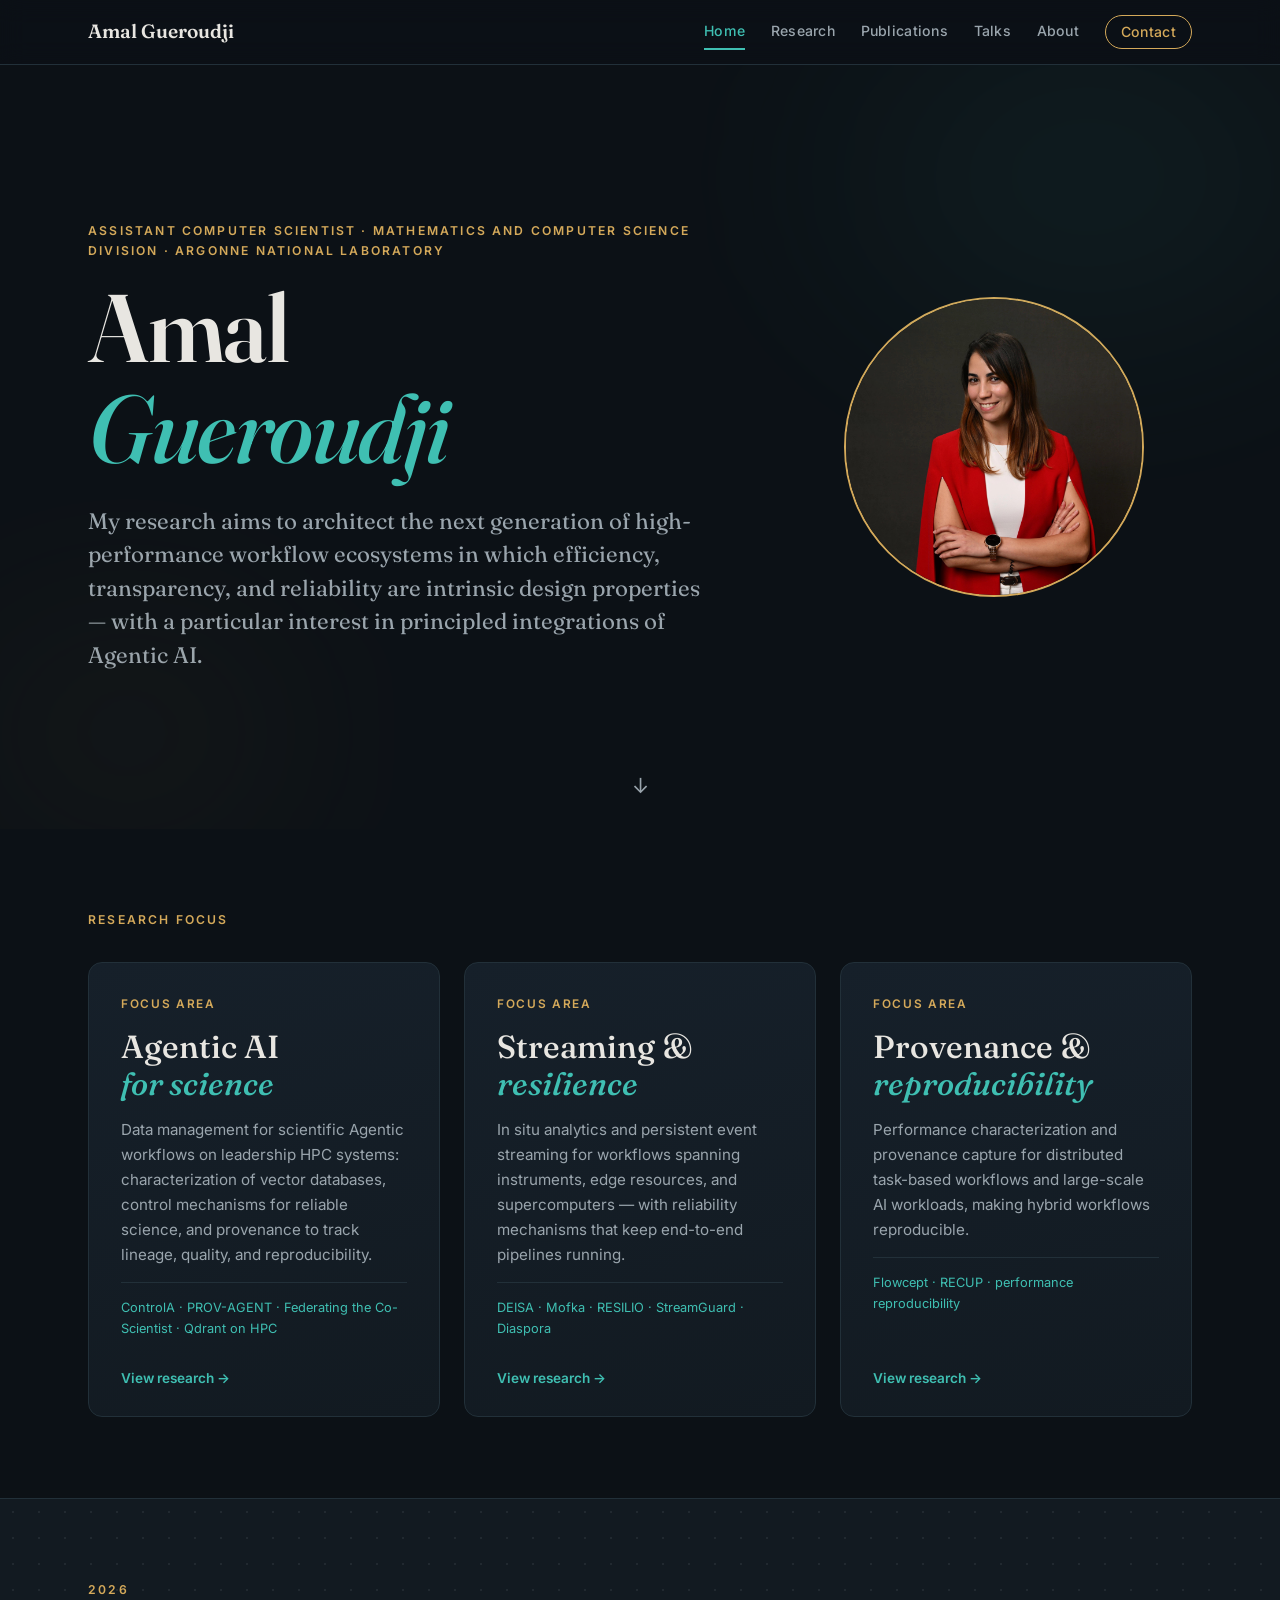
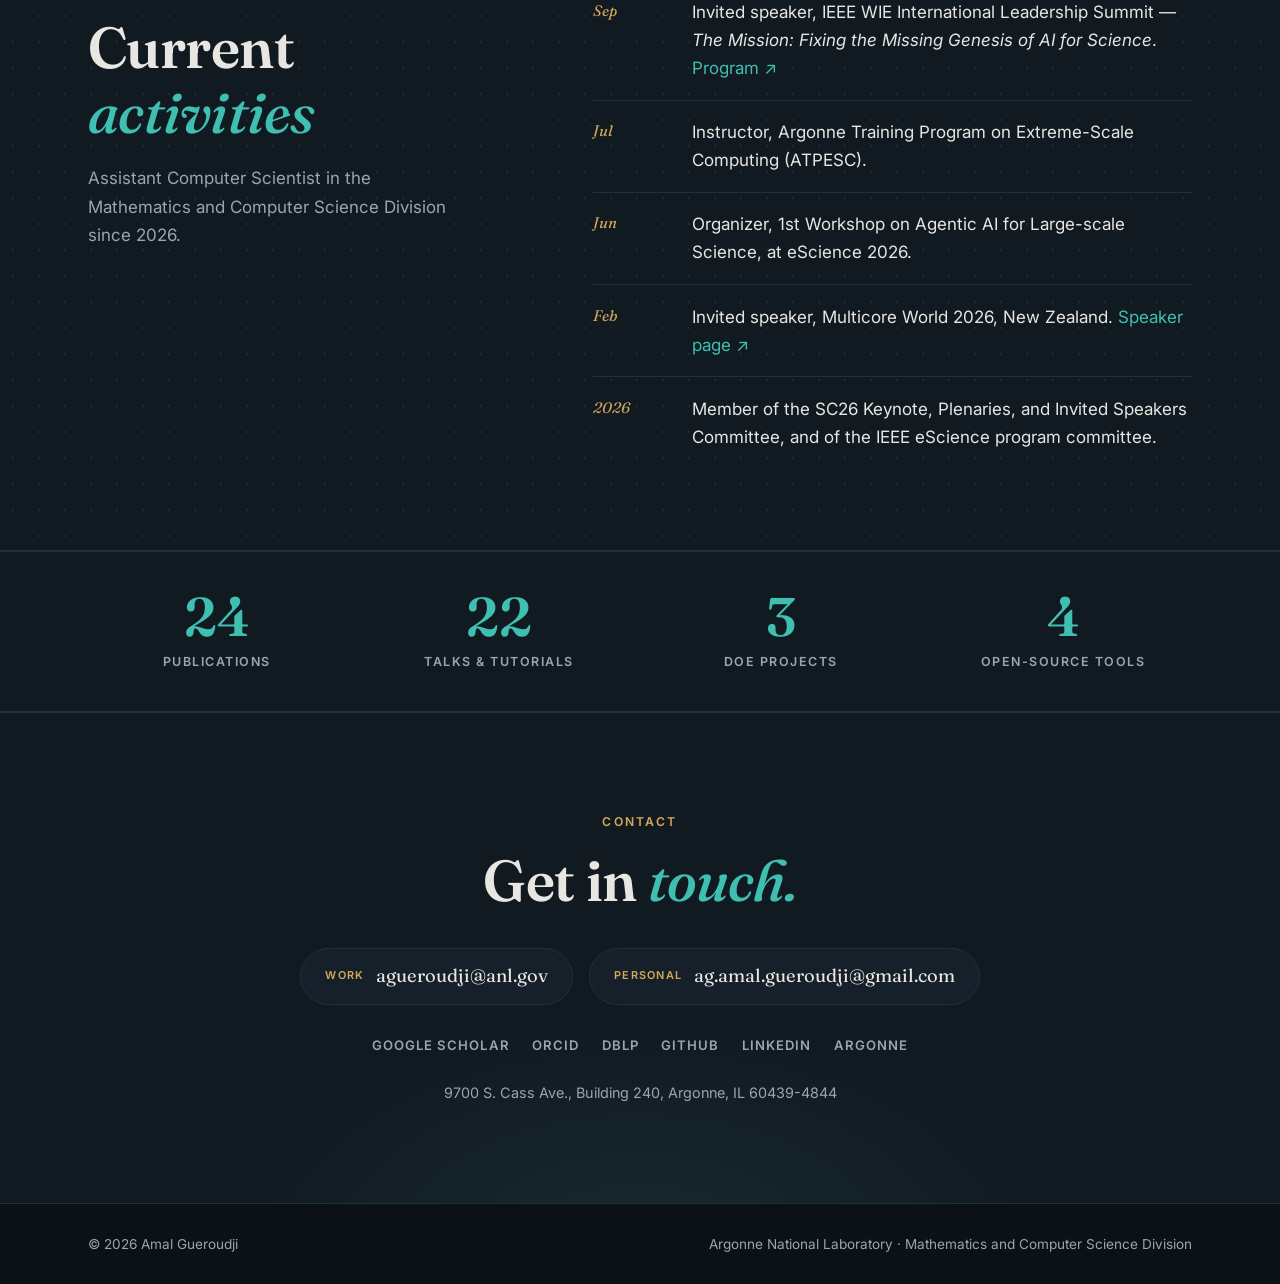
<file: index.html>
<!DOCTYPE html>
<html lang="en">
<head>
  <meta charset="utf-8">
  <meta name="viewport" content="width=device-width, initial-scale=1">
  <title>Amal Gueroudji — Assistant Computer Scientist, Argonne National Laboratory</title>
  <meta name="description" content="Amal Gueroudji is an Assistant Computer Scientist in the Mathematics and Computer Science Division at Argonne National Laboratory, researching high-performance workflow ecosystems and principled integrations of Agentic AI.">
  <meta property="og:title" content="Amal Gueroudji">
  <meta property="og:description" content="Assistant Computer Scientist, Mathematics and Computer Science Division, Argonne National Laboratory. High-performance workflows, Agentic AI, data provenance.">
  <meta property="og:type" content="website">
  <link rel="icon" type="image/svg+xml" href="assets/favicon.svg">
  <link rel="preconnect" href="https://fonts.googleapis.com">
  <link rel="preconnect" href="https://fonts.gstatic.com" crossorigin>
  <link href="https://fonts.googleapis.com/css2?family=Fraunces:ital,opsz,wght@0,9..144,400;0,9..144,500;0,9..144,600;1,9..144,400;1,9..144,500&family=Inter:wght@400;500;600&display=swap" rel="stylesheet">
  <link rel="stylesheet" href="css/style.css">
  <script>document.documentElement.classList.add("js");</script>
</head>
<body>
  <a class="skip-link" href="#main">Skip to content</a>

  <header class="site-nav">
    <div class="nav-inner">
      <a class="wordmark" href="index.html">Amal&nbsp;Gueroudji</a>
      <button class="nav-toggle" aria-expanded="false" aria-controls="nav-menu" aria-label="Menu">
        <span></span><span></span>
      </button>
      <nav id="nav-menu" aria-label="Site">
        <a href="index.html" aria-current="page">Home</a>
        <a href="research.html">Research</a>
        <a href="publications.html">Publications</a>
        <a href="talks.html">Talks</a>
        <a href="about.html">About</a>
        <a href="#contact" class="nav-cta">Contact</a>
      </nav>
    </div>
  </header>

  <main id="main">

    <!-- ============ HERO ============ -->
    <section class="hero hero-story">
      <div class="aurora" aria-hidden="true">
        <span class="blob blob-teal"></span>
        <span class="blob blob-gold"></span>
      </div>
      <div class="section-inner hero-story-inner">
        <div>
          <p class="eyebrow">Assistant Computer Scientist · Mathematics and Computer Science Division · Argonne National Laboratory</p>
          <h1 class="statement">Amal<br><em>Gueroudji</em></h1>
          <p class="hero-sub">My research aims to architect the next generation of high-performance
             workflow ecosystems in which efficiency, transparency, and reliability are intrinsic
             design properties — with a particular interest in principled integrations of
             Agentic&nbsp;AI.</p>
        </div>
        <div class="hero-portrait">
          <img class="portrait-img" src="assets/img/amal.jpg" alt="Amal Gueroudji">
        </div>
      </div>
      <a class="scroll-hint" href="#themes" aria-label="Scroll to content">↓</a>
    </section>

    <!-- ============ THEMES ============ -->
    <section class="section" id="themes">
      <div class="section-inner">
        <p class="eyebrow">Research focus</p>
        <div class="story-grid">
          <a class="story-card reveal" href="research.html#agentic">
            <span class="story-kicker">Focus area</span>
            <h2 class="story-q">Agentic AI<br><em>for science</em></h2>
            <p>Data management for scientific Agentic workflows on leadership HPC systems:
               characterization of vector databases, control mechanisms for reliable science,
               and provenance to track lineage, quality, and reproducibility.</p>
            <span class="story-refs">ControlA · PROV-AGENT · Federating the Co-Scientist · Qdrant on HPC</span>
            <span class="work-cta">View research →</span>
          </a>
          <a class="story-card reveal" href="research.html#streaming">
            <span class="story-kicker">Focus area</span>
            <h2 class="story-q">Streaming &amp;<br><em>resilience</em></h2>
            <p>In situ analytics and persistent event streaming for workflows spanning
               instruments, edge resources, and supercomputers — with reliability mechanisms
               that keep end-to-end pipelines running.</p>
            <span class="story-refs">DEISA · Mofka · RESILIO · StreamGuard · Diaspora</span>
            <span class="work-cta">View research →</span>
          </a>
          <a class="story-card reveal" href="research.html#provenance">
            <span class="story-kicker">Focus area</span>
            <h2 class="story-q">Provenance &amp;<br><em>reproducibility</em></h2>
            <p>Performance characterization and provenance capture for distributed task-based
               workflows and large-scale AI workloads, making hybrid workflows reproducible.</p>
            <span class="story-refs">Flowcept · RECUP · performance reproducibility</span>
            <span class="work-cta">View research →</span>
          </a>
        </div>
      </div>
    </section>

    <!-- ============ NOW ============ -->
    <section class="section section-dots" id="now">
      <div class="section-inner split">
        <div class="split-head">
          <p class="eyebrow">2026</p>
          <h2 class="display">Current<br><em>activities</em></h2>
          <p class="split-note">Assistant Computer Scientist in the Mathematics and Computer
             Science Division since 2026.</p>
        </div>
        <ul class="now-list">
          <li class="reveal"><span class="now-when">Sep</span> <span class="now-what">Invited speaker, IEEE WIE International Leadership Summit — <em>The Mission: Fixing the Missing Genesis of AI for Science</em>. <a href="https://wieils.ieee.org/2026-usa/program/speakers/">Program ↗</a></span></li>
          <li class="reveal"><span class="now-when">Jul</span> <span class="now-what">Instructor, Argonne Training Program on Extreme-Scale Computing (ATPESC).</span></li>
          <li class="reveal"><span class="now-when">Jun</span> <span class="now-what">Organizer, 1st Workshop on Agentic AI for Large-scale Science, at eScience 2026.</span></li>
          <li class="reveal"><span class="now-when">Feb</span> <span class="now-what">Invited speaker, Multicore World 2026, New Zealand. <a href="https://multicore.world/speakers-2026/amal-gueroudji/">Speaker page ↗</a></span></li>
          <li class="reveal"><span class="now-when">2026</span> <span class="now-what">Member of the SC26 Keynote, Plenaries, and Invited Speakers Committee, and of the IEEE eScience program committee.</span></li>
        </ul>
      </div>
    </section>

    <!-- ============ PROOF ============ -->
    <section class="stats">
      <div class="section-inner">
        <dl class="stat-row">
          <div class="stat reveal">
            <dt><a href="publications.html">Publications</a></dt>
            <dd><span class="count" data-count="30">30</span></dd>
          </div>
          <div class="stat reveal">
            <dt><a href="talks.html">Talks &amp; tutorials</a></dt>
            <dd><span class="count" data-count="27">27</span></dd>
          </div>
          <div class="stat reveal">
            <dt><a href="research.html">DOE projects</a></dt>
            <dd><span class="count" data-count="4">4</span></dd>
          </div>
          <div class="stat reveal">
            <dt><a href="research.html#software">Open-source tools</a></dt>
            <dd><span class="count" data-count="5">5</span></dd>
          </div>
        </dl>
      </div>
    </section>

    <!-- ============ CONTACT ============ -->
    <section class="cta-band" id="contact">
      <div class="section-inner cta-inner">
        <p class="eyebrow">Contact</p>
        <h2 class="display">Get in <em>touch.</em></h2>
        <div class="cta-mails">
          <a class="mail-pill" href="mailto:agueroudji@anl.gov"><span>Work</span>agueroudji@anl.gov</a>
          <a class="mail-pill" href="mailto:ag.amal.gueroudji@gmail.com"><span>Personal</span>ag.amal.gueroudji@gmail.com</a>
        </div>
        <ul class="profile-links" aria-label="Profiles">
          <li><a href="https://scholar.google.com/citations?user=jK5IyTYAAAAJ">Google Scholar</a></li>
          <li><a href="https://orcid.org/0009-0004-4830-3139">ORCID</a></li>
          <li><a href="https://dblp.org/pid/312/3944.html">DBLP</a></li>
          <li><a href="https://github.com/GueroudjiAmal">GitHub</a></li>
          <li><a href="https://www.linkedin.com/in/amal-gueroudji-ag/">LinkedIn</a></li>
          <li><a href="https://www.anl.gov/profile/amal-gueroudji">Argonne</a></li>
        </ul>
        <p class="contact-address">9700 S. Cass Ave., Building 240, Argonne, IL 60439-4844</p>
      </div>
    </section>
  </main>

  <footer class="site-footer">
    <div class="footer-inner">
      <span>© 2026 Amal Gueroudji</span>
      <span>Argonne National Laboratory · Mathematics and Computer Science Division</span>
    </div>
  </footer>

  <script src="js/main.js" defer></script>
</body>
</html>
</file>
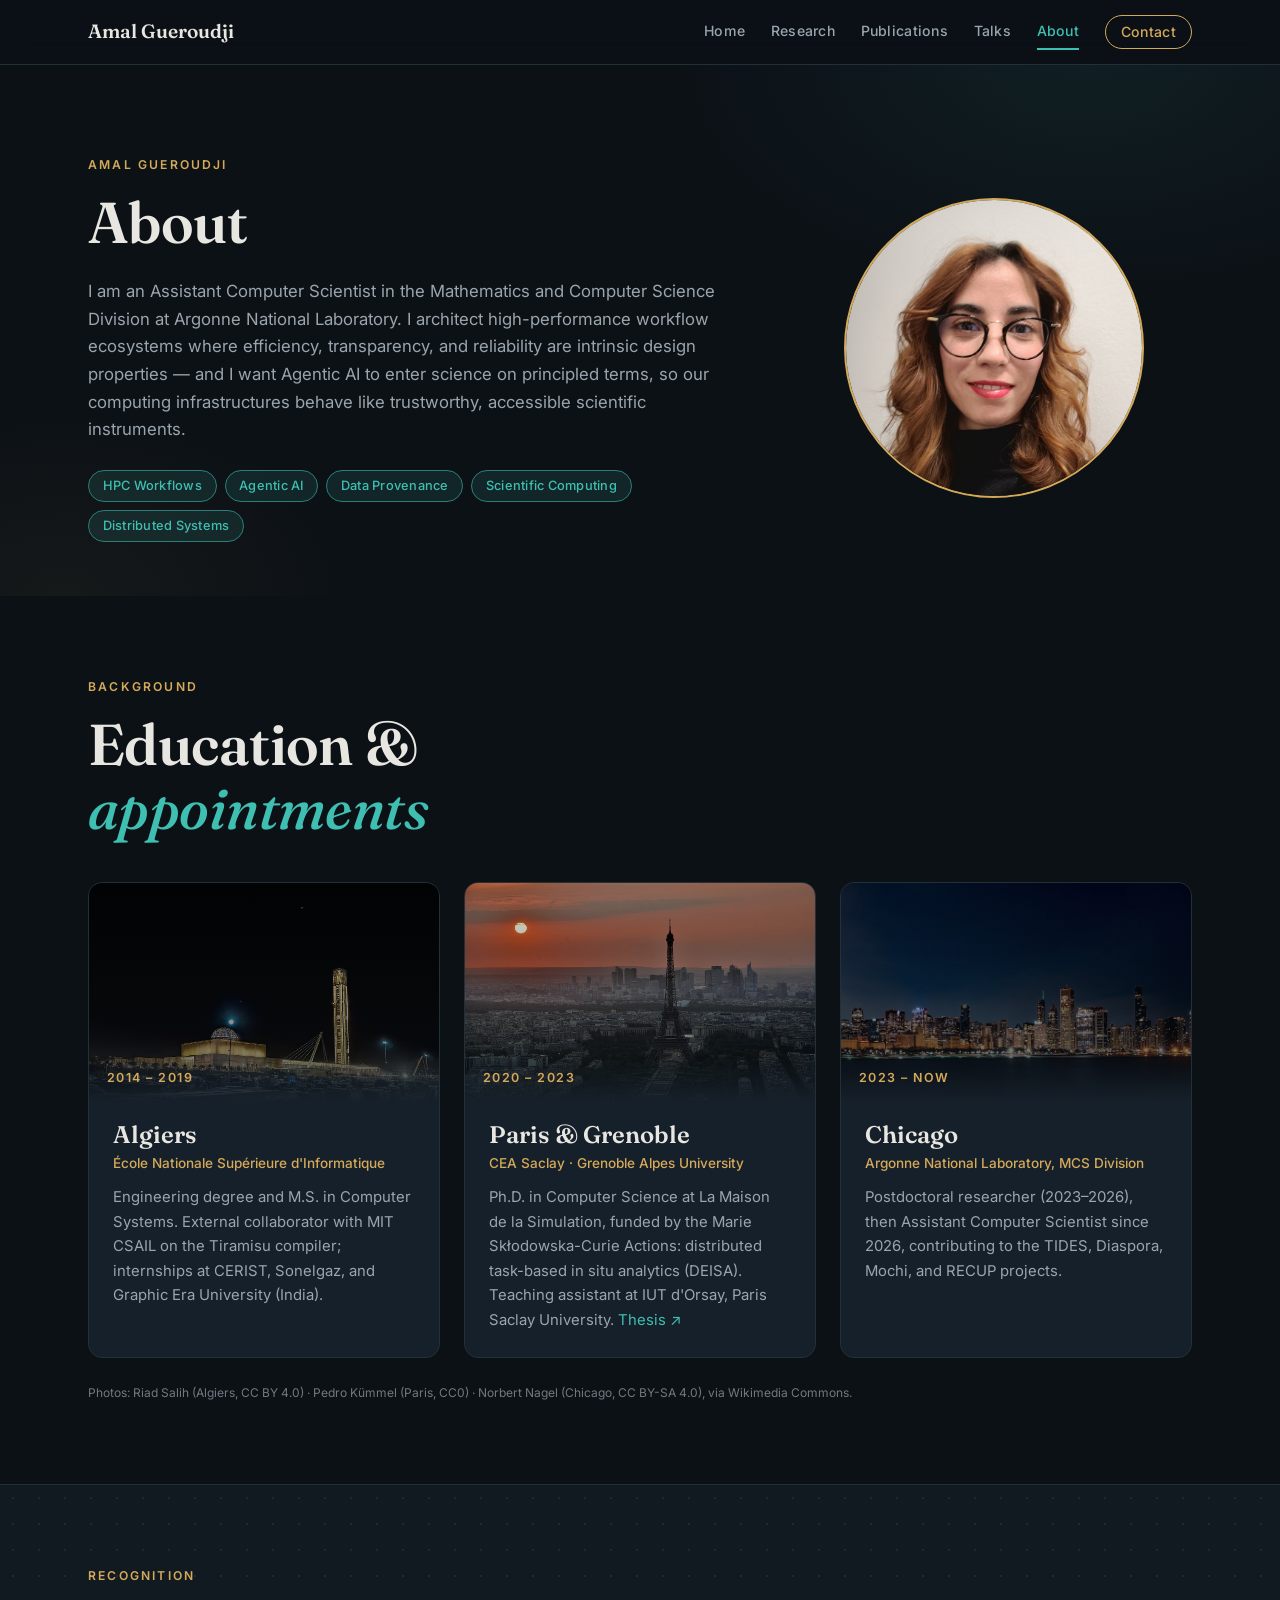
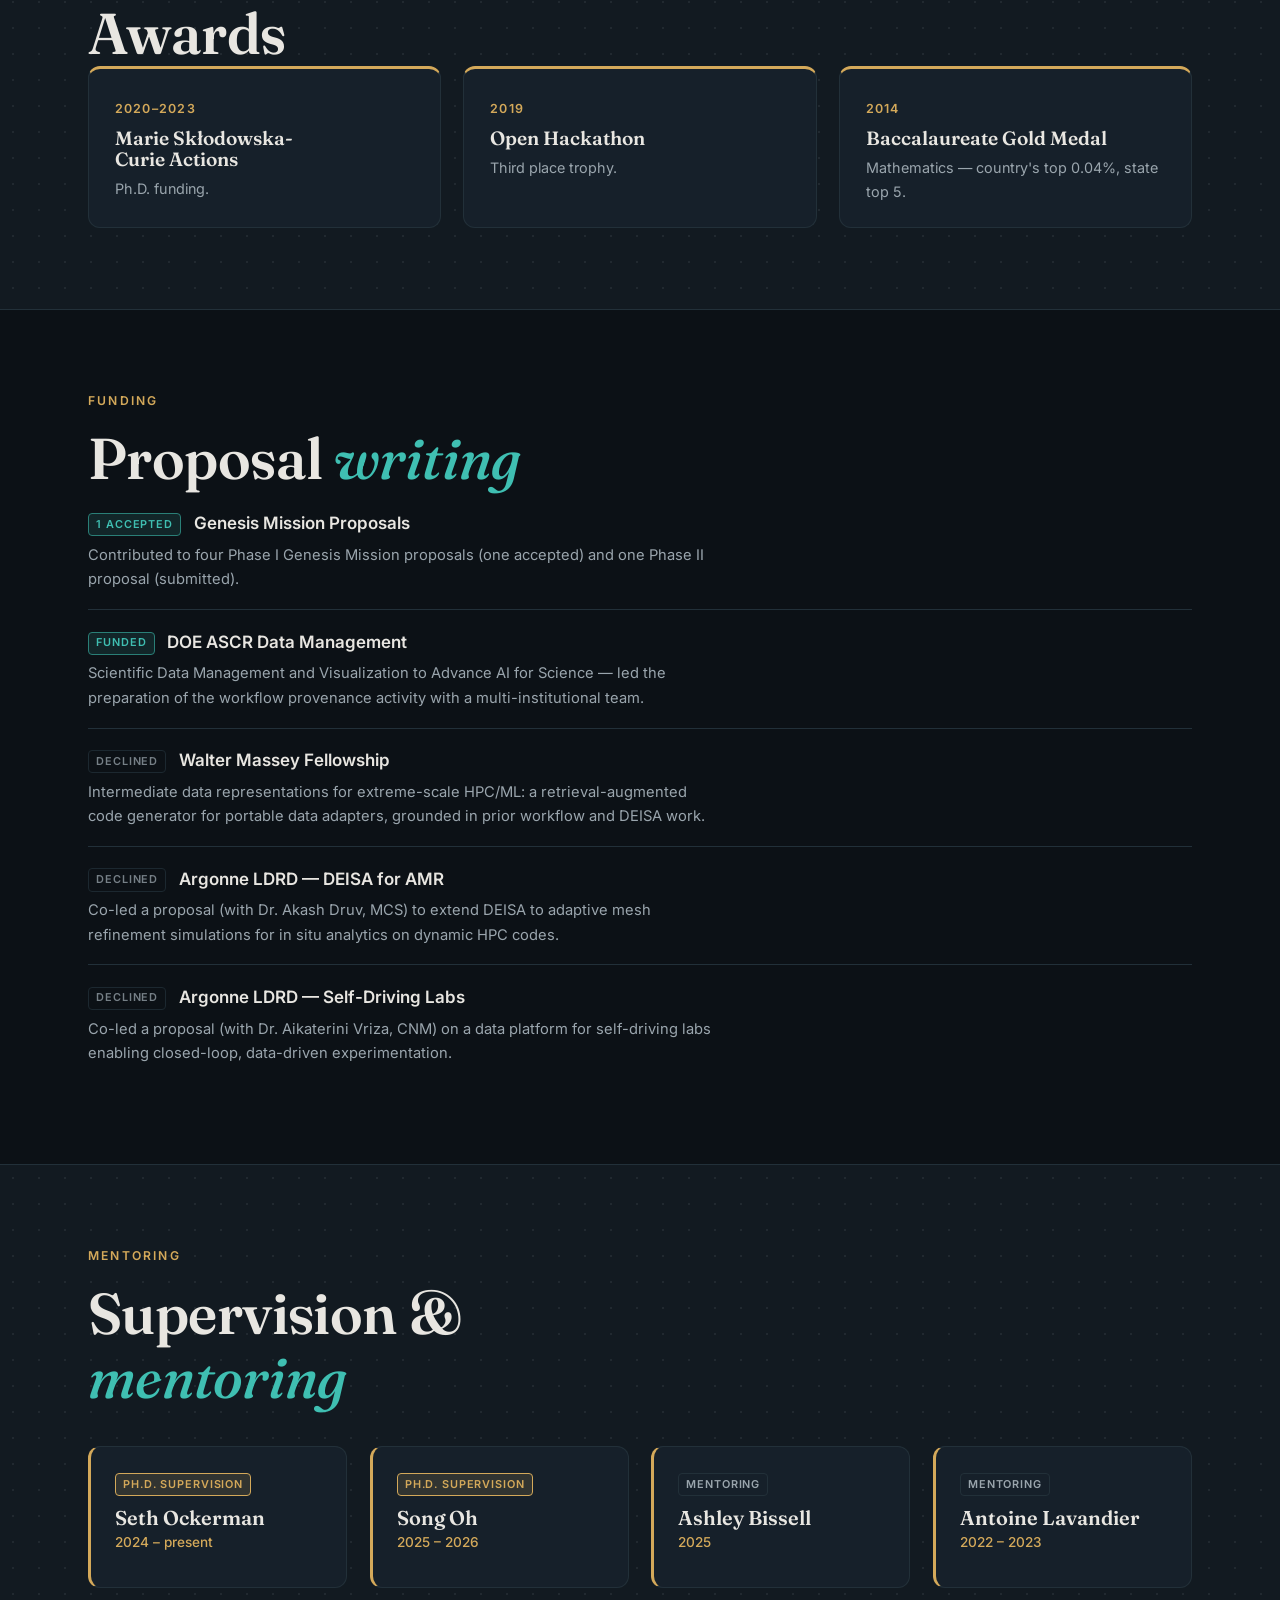
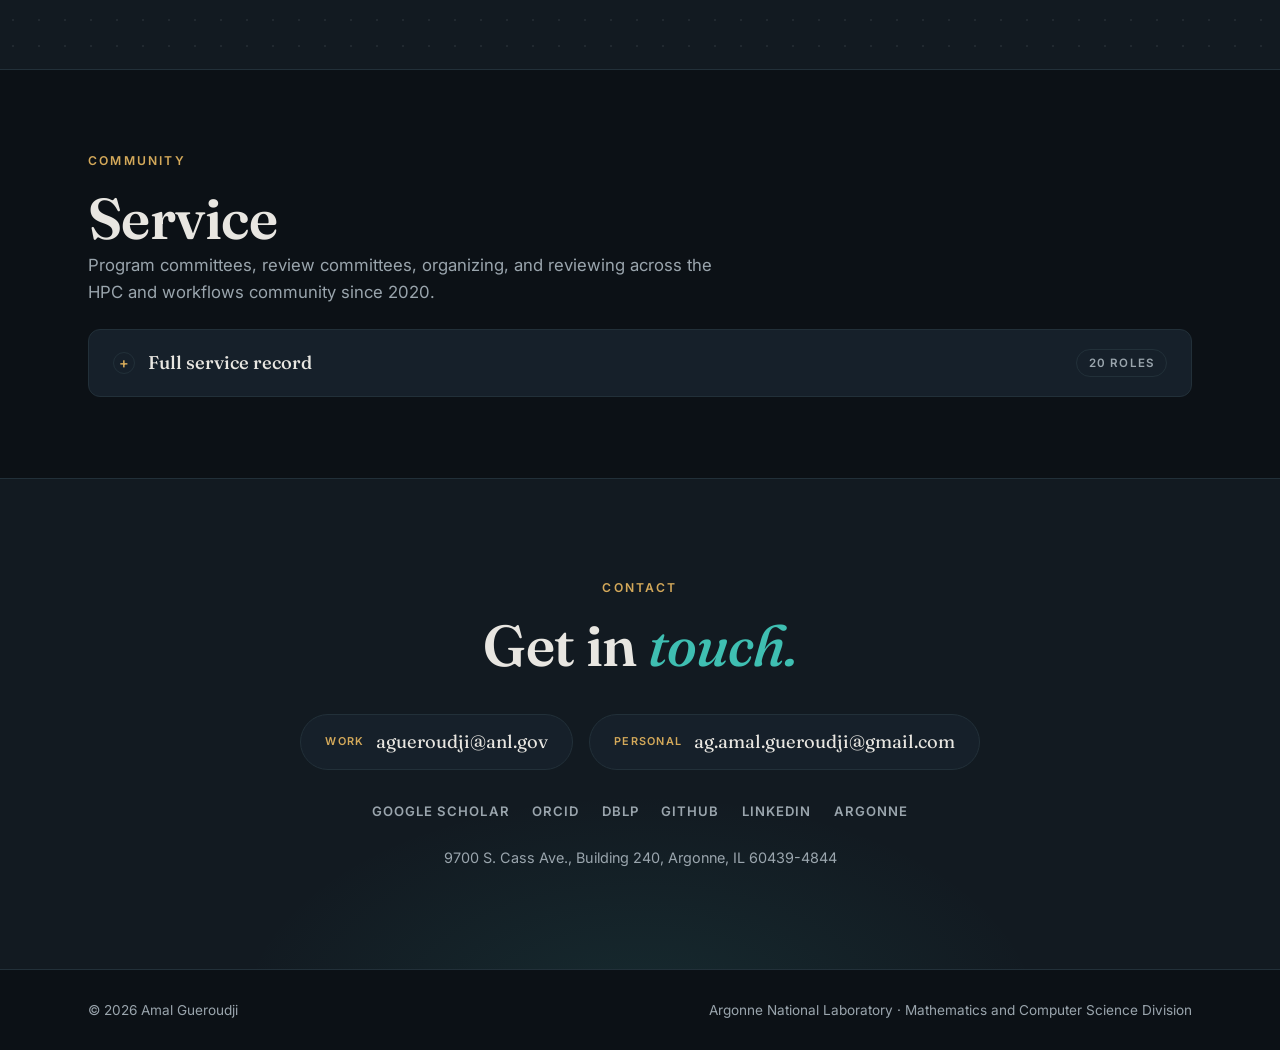
<file: about.html>
<!DOCTYPE html>
<html lang="en">
<head>
  <meta charset="utf-8">
  <meta name="viewport" content="width=device-width, initial-scale=1">
  <title>About — Amal Gueroudji</title>
  <meta name="description" content="The journey of Amal Gueroudji — from Algiers to Paris-Saclay to Argonne — plus awards, funding, service, and mentoring.">
  <link rel="icon" type="image/svg+xml" href="assets/favicon.svg">
  <link rel="preconnect" href="https://fonts.googleapis.com">
  <link rel="preconnect" href="https://fonts.gstatic.com" crossorigin>
  <link href="https://fonts.googleapis.com/css2?family=Fraunces:ital,opsz,wght@0,9..144,400;0,9..144,500;0,9..144,600;1,9..144,400;1,9..144,500&family=Inter:wght@400;500;600&display=swap" rel="stylesheet">
  <link rel="stylesheet" href="css/style.css">
  <script>document.documentElement.classList.add("js");</script>
</head>
<body>
  <a class="skip-link" href="#main">Skip to content</a>

  <header class="site-nav">
    <div class="nav-inner">
      <a class="wordmark" href="index.html">Amal&nbsp;Gueroudji</a>
      <button class="nav-toggle" aria-expanded="false" aria-controls="nav-menu" aria-label="Menu">
        <span></span><span></span>
      </button>
      <nav id="nav-menu" aria-label="Site">
        <a href="index.html">Home</a>
        <a href="research.html">Research</a>
        <a href="publications.html">Publications</a>
        <a href="talks.html">Talks</a>
        <a href="about.html" aria-current="page">About</a>
        <a href="#contact" class="nav-cta">Contact</a>
      </nav>
    </div>
  </header>

  <main id="main">

    <header class="page-head page-head-about">
      <div class="section-inner about-intro">
        <div>
          <p class="eyebrow">Amal Gueroudji</p>
          <h1 class="display page-title">About</h1>
          <p class="page-lede">I am an Assistant Computer Scientist in the Mathematics and
             Computer Science Division at Argonne National Laboratory. I architect
             high-performance workflow ecosystems where efficiency, transparency, and
             reliability are intrinsic design properties — and I want Agentic AI to enter
             science on principled terms, so our computing infrastructures behave like
             trustworthy, accessible scientific instruments.</p>
          <ul class="chips" aria-label="Research keywords">
            <li>HPC Workflows</li>
            <li>Agentic AI</li>
            <li>Data Provenance</li>
            <li>Scientific Computing</li>
            <li>Distributed Systems</li>
          </ul>
        </div>
        <div class="hero-portrait">
          <img class="portrait-img" src="assets/img/photo.jpg" alt="Amal Gueroudji">
        </div>
      </div>
    </header>

    <!-- ============ JOURNEY ============ -->
    <section class="section" id="journey">
      <div class="section-inner">
        <p class="eyebrow">Background</p>
        <h2 class="display">Education &amp;<br><em>appointments</em></h2>
        <div class="era-grid">
          <article class="era-card reveal">
            <div class="era-photo">
              <img src="assets/img/algiers.jpg" alt="The Great Mosque of Algiers (Djamaâ El-Djazaïr) illuminated at night" loading="lazy" style="object-position: center 78%;">
              <span class="era-years">2014 – 2019</span>
            </div>
            <div class="era-body">
              <h3>Algiers</h3>
              <p class="era-sub">École Nationale Supérieure d'Informatique</p>
              <p>Engineering degree and M.S. in Computer Systems. External collaborator with
                 MIT CSAIL on the Tiramisu compiler; internships at CERIST, Sonelgaz, and
                 Graphic Era University (India).</p>
            </div>
          </article>
          <article class="era-card reveal">
            <div class="era-photo">
              <img src="assets/img/paris.jpg" alt="The Paris skyline at sunset" loading="lazy">
              <span class="era-years">2020 – 2023</span>
            </div>
            <div class="era-body">
              <h3>Paris &amp; Grenoble</h3>
              <p class="era-sub">CEA Saclay · Grenoble Alpes University</p>
              <p>Ph.D. in Computer Science at La Maison de la Simulation, funded by the Marie
                 Skłodowska-Curie Actions: distributed task-based in situ analytics (DEISA).
                 Teaching assistant at IUT d'Orsay, Paris Saclay University.
                 <a href="https://theses.hal.science/tel-04194958">Thesis ↗</a></p>
            </div>
          </article>
          <article class="era-card reveal">
            <div class="era-photo">
              <img src="assets/img/chicago.jpg" alt="The Chicago skyline at night across Lake Michigan" loading="lazy">
              <span class="era-years">2023 – now</span>
            </div>
            <div class="era-body">
              <h3>Chicago</h3>
              <p class="era-sub">Argonne National Laboratory, MCS Division</p>
              <p>Postdoctoral researcher (2023–2026), then Assistant Computer Scientist since
                 2026, contributing to the TIDES, Diaspora, Mochi, and RECUP projects.</p>
            </div>
          </article>
        </div>
        <p class="photo-credits">Photos: Riad Salih (Algiers, CC BY 4.0) · Pedro Kümmel (Paris, CC0) ·
           Norbert Nagel (Chicago, CC BY-SA 4.0), via Wikimedia Commons.</p>
      </div>
    </section>

    <!-- ============ AWARDS ============ -->
    <section class="section section-dots" id="awards">
      <div class="section-inner">
        <p class="eyebrow">Recognition</p>
        <h2 class="display">Awards</h2>
        <div class="award-tiles">
          <div class="award-tile reveal">
            <span class="award-year">2020–2023</span>
            <h3>Marie Skłodowska-Curie Actions</h3>
            <p>Ph.D. funding.</p>
          </div>
          <div class="award-tile reveal">
            <span class="award-year">2019</span>
            <h3>Open Hackathon</h3>
            <p>Third place trophy.</p>
          </div>
          <div class="award-tile reveal">
            <span class="award-year">2014</span>
            <h3>Baccalaureate Gold Medal</h3>
            <p>Mathematics — country's top 0.04%, state top 5.</p>
          </div>
        </div>
      </div>
    </section>

    <!-- ============ FUNDING ============ -->
    <section class="section" id="funding">
      <div class="section-inner">
        <p class="eyebrow">Funding</p>
        <h2 class="display">Proposal <em>writing</em></h2>
        <ul class="funding-list">
          <li class="reveal">
            <span class="funding-head"><span class="badge badge-teal">1 Accepted</span> Genesis Mission Proposals</span>
            <p>Contributed to four Phase&nbsp;I Genesis Mission proposals (one accepted) and one
               Phase&nbsp;II proposal (submitted).</p>
          </li>
          <li class="reveal">
            <span class="funding-head"><span class="badge badge-teal">Funded</span> DOE ASCR Data Management</span>
            <p>Scientific Data Management and Visualization to Advance AI for Science — led the
               preparation of the workflow provenance activity with a multi-institutional team.</p>
          </li>
          <li class="reveal">
            <span class="funding-head"><span class="badge badge-muted">Declined</span> Walter Massey Fellowship</span>
            <p>Intermediate data representations for extreme-scale HPC/ML: a retrieval-augmented
               code generator for portable data adapters, grounded in prior workflow and DEISA work.</p>
          </li>
          <li class="reveal">
            <span class="funding-head"><span class="badge badge-muted">Declined</span> Argonne LDRD — DEISA for AMR</span>
            <p>Co-led a proposal (with Dr.&nbsp;Akash Druv, MCS) to extend DEISA to adaptive mesh
               refinement simulations for in situ analytics on dynamic HPC codes.</p>
          </li>
          <li class="reveal">
            <span class="funding-head"><span class="badge badge-muted">Declined</span> Argonne LDRD — Self-Driving Labs</span>
            <p>Co-led a proposal (with Dr.&nbsp;Aikaterini Vriza, CNM) on a data platform for
               self-driving labs enabling closed-loop, data-driven experimentation.</p>
          </li>
        </ul>
      </div>
    </section>

    <!-- ============ MENTORING ============ -->
    <section class="section section-dots" id="mentoring">
      <div class="section-inner">
        <p class="eyebrow">Mentoring</p>
        <h2 class="display">Supervision &amp;<br><em>mentoring</em></h2>
        <div class="mentee-grid">
          <div class="mentee-card reveal">
            <span class="badge badge-gold">Ph.D. supervision</span>
            <h3>Seth Ockerman</h3>
            <p class="era-sub">2024 – present</p>
          </div>
          <div class="mentee-card reveal">
            <span class="badge badge-gold">Ph.D. supervision</span>
            <h3>Song Oh</h3>
            <p class="era-sub">2025 – 2026</p>
          </div>
          <div class="mentee-card reveal">
            <span class="badge">Mentoring</span>
            <h3>Ashley Bissell</h3>
            <p class="era-sub">2025</p>
          </div>
          <div class="mentee-card reveal">
            <span class="badge">Mentoring</span>
            <h3>Antoine Lavandier</h3>
            <p class="era-sub">2022 – 2023</p>
          </div>
        </div>
      </div>
    </section>

    <!-- ============ SERVICE ============ -->
    <section class="section" id="service">
      <div class="section-inner">
        <p class="eyebrow">Community</p>
        <h2 class="display">Service</h2>
        <p class="page-lede">Program committees, review committees, organizing, and reviewing
           across the HPC and workflows community since 2020.</p>
        <details class="archive">
          <summary>Full service record <span class="archive-count">20 roles</span></summary>
          <ul class="service-list">
            <li><span class="badge">Instructor</span><span>Argonne Training on Extreme-Scale Computing (ATPESC)</span><span class="svc-year">2026</span></li>
            <li><span class="badge">Organizer</span><span>1st Workshop on Agentic AI for Large-scale Science, at eScience</span><span class="svc-year">2026</span></li>
            <li><span class="badge">Committee</span><span>Keynote, Plenaries, and Invited Speakers, SC26</span><span class="svc-year">2026</span></li>
            <li><span class="badge">Reviewer</span><span>SoftwareX Journal</span><span class="svc-year">2026</span></li>
            <li><span class="badge">PC</span><span>IEEE eScience</span><span class="svc-year">2026</span></li>
            <li><span class="badge">PC</span><span>Workshop on Workflows, Intelligent Scientific Data, and Optimization for Automated Management (WISDOM)</span><span class="svc-year">2025–2026</span></li>
            <li><span class="badge">PC</span><span>Workshop on Workflows in Support of Large-Scale Science (WORKS)</span><span class="svc-year">2025</span></li>
            <li><span class="badge">PC</span><span>Workshop on Performance Engineering, Modelling, Analysis, and Visualization Strategy (PERMAVOST)</span><span class="svc-year">2025</span></li>
            <li><span class="badge">PC</span><span>International Conference for High Performance Computing, Networking, Storage, and Analysis (SC)</span><span class="svc-year">2025</span></li>
            <li><span class="badge">RC</span><span>Argonne Training on Extreme-Scale Computing (ATPESC)</span><span class="svc-year">2024–2025</span></li>
            <li><span class="badge">RC</span><span>ACM HPDC Posters</span><span class="svc-year">2025</span></li>
            <li><span class="badge">RC</span><span>IEEE IPDPS Ph.D. Forum</span><span class="svc-year">2024–2025</span></li>
            <li><span class="badge">PC</span><span>ISC High-Performance Conference</span><span class="svc-year">2025</span></li>
            <li><span class="badge">PC</span><span>International Conference on Parallel Processing (ICPP)</span><span class="svc-year">2024–2025</span></li>
            <li><span class="badge">Reviewer</span><span>Journal of Parallel and Distributed Computing</span><span class="svc-year">2024</span></li>
            <li><span class="badge">PC</span><span>In Situ AI, Analysis and Visualization Workshop (ISAV)</span><span class="svc-year">2021–2024</span></li>
            <li><span class="badge">Volunteer</span><span>SCinet Scaler (Lead), SuperComputing Conference SC21</span><span class="svc-year">2021</span></li>
            <li><span class="badge">Volunteer</span><span>SCinet, SuperComputing Conference SC20</span><span class="svc-year">2020</span></li>
            <li><span class="badge">Volunteer</span><span>Pause Cartable, Massy, France</span><span class="svc-year">2021–2022</span></li>
          </ul>
        </details>
      </div>
    </section>

    <section class="cta-band" id="contact">
      <div class="section-inner cta-inner">
        <p class="eyebrow">Contact</p>
        <h2 class="display">Get in <em>touch.</em></h2>
        <div class="cta-mails">
          <a class="mail-pill" href="mailto:agueroudji@anl.gov"><span>Work</span>agueroudji@anl.gov</a>
          <a class="mail-pill" href="mailto:ag.amal.gueroudji@gmail.com"><span>Personal</span>ag.amal.gueroudji@gmail.com</a>
        </div>
        <ul class="profile-links" aria-label="Profiles">
          <li><a href="https://scholar.google.com/citations?user=jK5IyTYAAAAJ">Google Scholar</a></li>
          <li><a href="https://orcid.org/0009-0004-4830-3139">ORCID</a></li>
          <li><a href="https://dblp.org/pid/312/3944.html">DBLP</a></li>
          <li><a href="https://github.com/GueroudjiAmal">GitHub</a></li>
          <li><a href="https://www.linkedin.com/in/amal-gueroudji-ag/">LinkedIn</a></li>
          <li><a href="https://www.anl.gov/profile/amal-gueroudji">Argonne</a></li>
        </ul>
        <p class="contact-address">9700 S. Cass Ave., Building 240, Argonne, IL 60439-4844</p>
      </div>
    </section>
  </main>

  <footer class="site-footer">
    <div class="footer-inner">
      <span>© 2026 Amal Gueroudji</span>
      <span>Argonne National Laboratory · Mathematics and Computer Science Division</span>
    </div>
  </footer>

  <script src="js/main.js" defer></script>
</body>
</html>
</file>
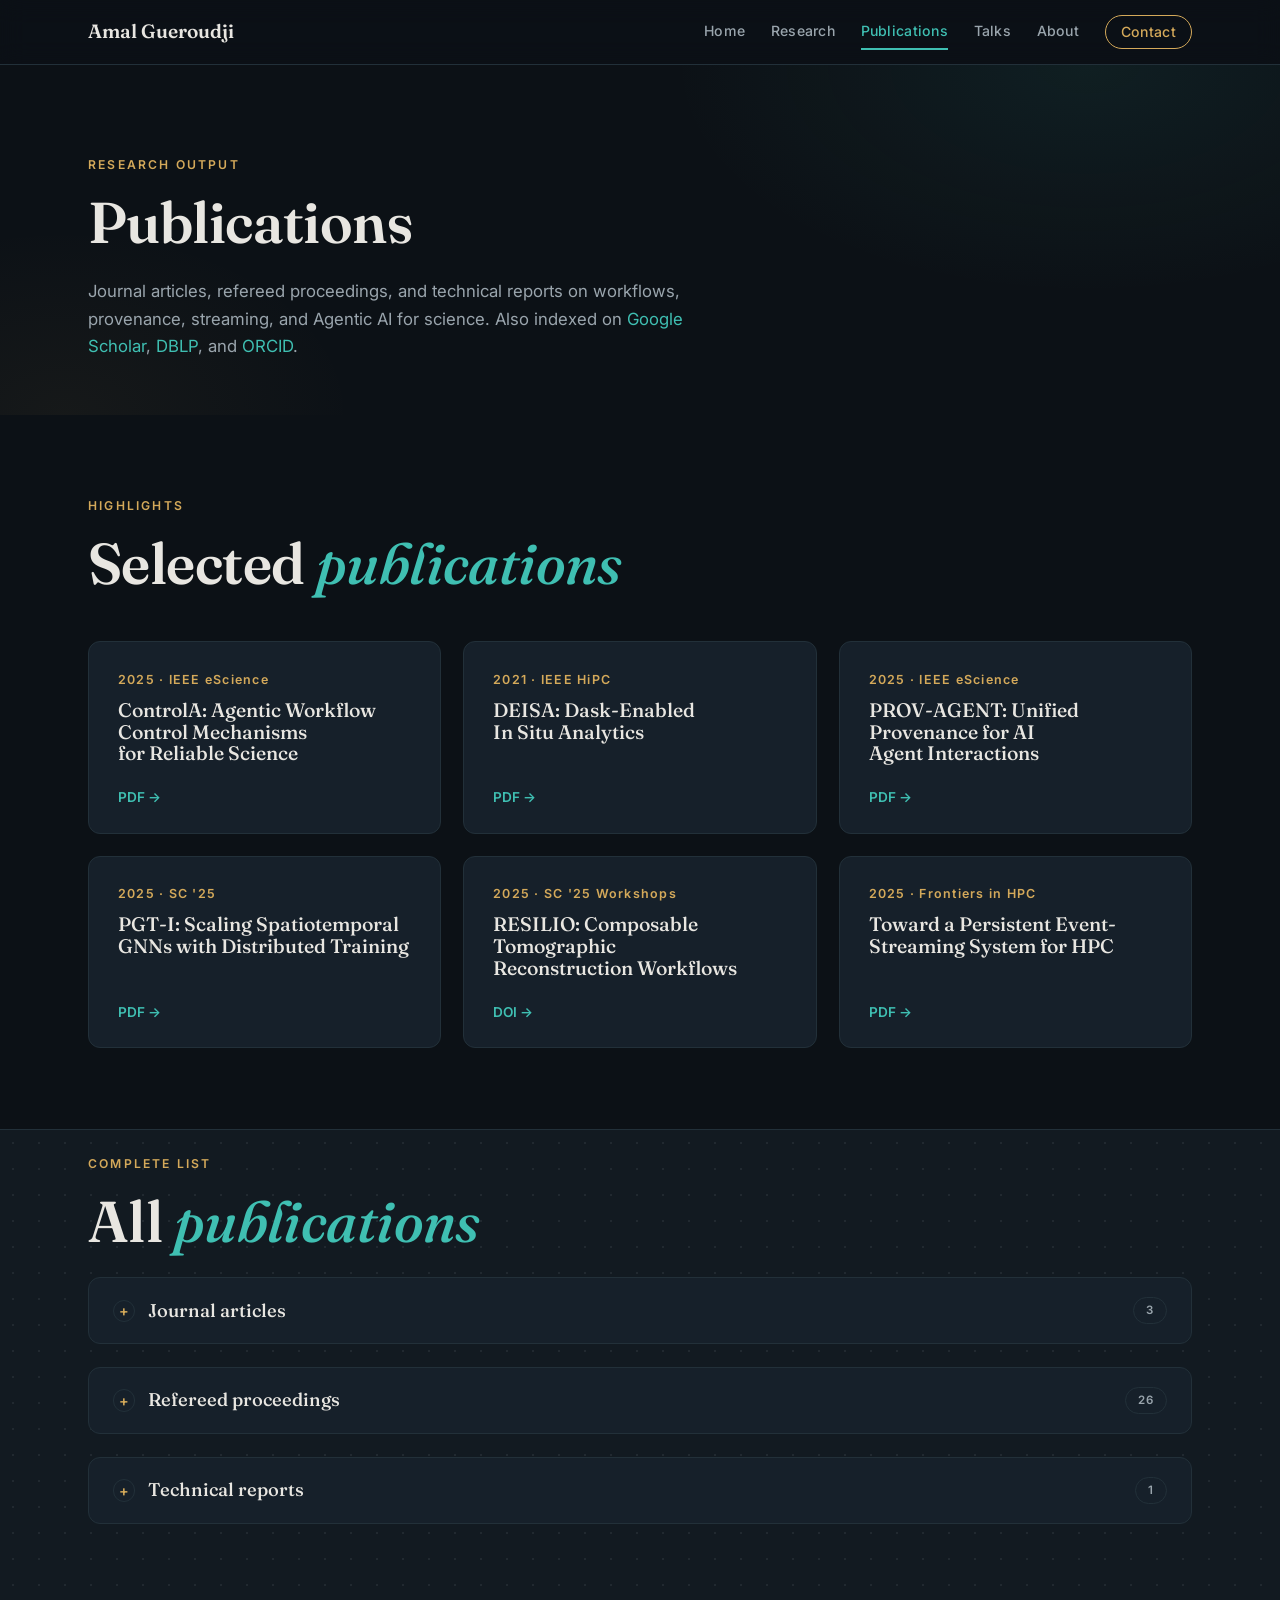
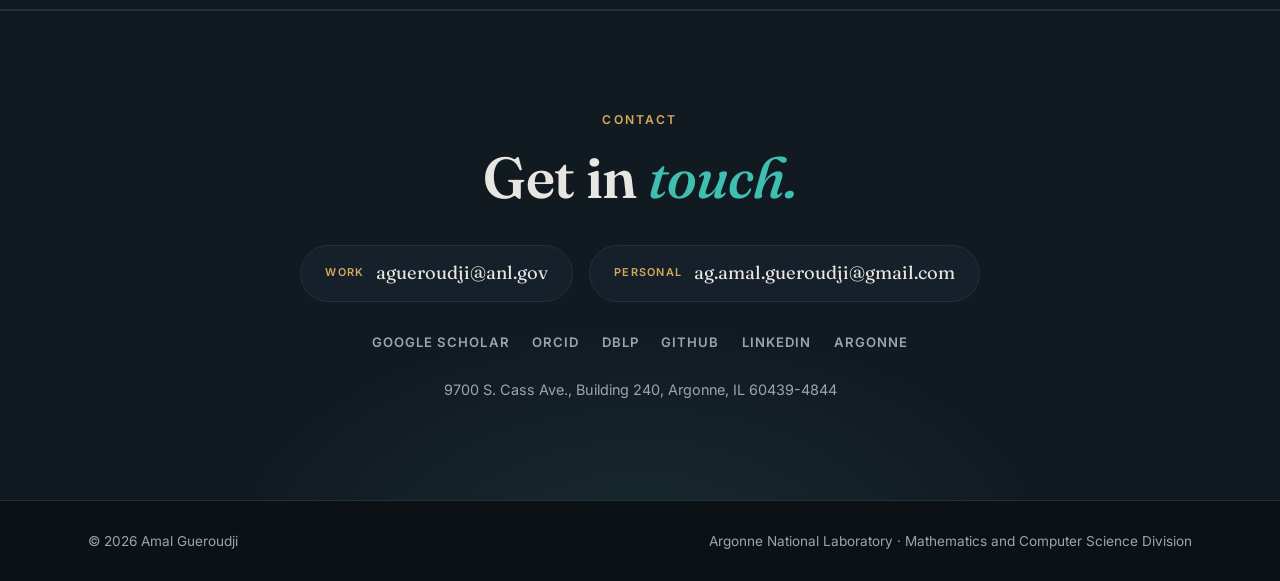
<file: publications.html>
<!DOCTYPE html>
<html lang="en">
<head>
  <meta charset="utf-8">
  <meta name="viewport" content="width=device-width, initial-scale=1">
  <title>Publications — Amal Gueroudji</title>
  <meta name="description" content="Journal articles, refereed proceedings, and technical reports by Amal Gueroudji.">
  <link rel="icon" type="image/svg+xml" href="assets/favicon.svg">
  <link rel="preconnect" href="https://fonts.googleapis.com">
  <link rel="preconnect" href="https://fonts.gstatic.com" crossorigin>
  <link href="https://fonts.googleapis.com/css2?family=Fraunces:ital,opsz,wght@0,9..144,400;0,9..144,500;0,9..144,600;1,9..144,400;1,9..144,500&family=Inter:wght@400;500;600&display=swap" rel="stylesheet">
  <link rel="stylesheet" href="css/style.css">
  <script>document.documentElement.classList.add("js");</script>
</head>
<body>
  <a class="skip-link" href="#main">Skip to content</a>

  <header class="site-nav">
    <div class="nav-inner">
      <a class="wordmark" href="index.html">Amal&nbsp;Gueroudji</a>
      <button class="nav-toggle" aria-expanded="false" aria-controls="nav-menu" aria-label="Menu">
        <span></span><span></span>
      </button>
      <nav id="nav-menu" aria-label="Site">
        <a href="index.html">Home</a>
        <a href="research.html">Research</a>
        <a href="publications.html" aria-current="page">Publications</a>
        <a href="talks.html">Talks</a>
        <a href="about.html">About</a>
        <a href="#contact" class="nav-cta">Contact</a>
      </nav>
    </div>
  </header>

  <main id="main">

    <header class="page-head">
      <div class="section-inner">
        <p class="eyebrow">Research output</p>
        <h1 class="display page-title">Publications</h1>
        <p class="page-lede">Journal articles, refereed proceedings, and technical reports on
           workflows, provenance, streaming, and Agentic AI for science. Also indexed on
           <a href="https://scholar.google.com/citations?user=jK5IyTYAAAAJ">Google Scholar</a>,
           <a href="https://dblp.org/pid/312/3944.html">DBLP</a>, and
           <a href="https://orcid.org/0009-0004-4830-3139">ORCID</a>.</p>
      </div>
    </header>

    <!-- ============ FEATURED ============ -->
    <section class="section" id="featured">
      <div class="section-inner">
        <div class="section-head">
          <div>
            <p class="eyebrow">Highlights</p>
            <h2 class="display">Selected <em>publications</em></h2>
          </div>
        </div>
        <div class="work-grid">
          <a class="work-card reveal" href="https://rafaelsilva.com/files/publications/gueroudji2025ai4sc.pdf">
            <span class="work-year">2025 · IEEE eScience</span>
            <h3>ControlA: Agentic Workflow Control Mechanisms for Reliable Science</h3>
            <span class="work-cta">PDF →</span>
          </a>
          <a class="work-card reveal" href="https://hal.science/hal-03509198/document">
            <span class="work-year">2021 · IEEE HiPC</span>
            <h3>DEISA: Dask-Enabled In Situ Analytics</h3>
            <span class="work-cta">PDF →</span>
          </a>
          <a class="work-card reveal" href="https://arxiv.org/pdf/2508.02866">
            <span class="work-year">2025 · IEEE eScience</span>
            <h3>PROV-AGENT: Unified Provenance for AI Agent Interactions</h3>
            <span class="work-cta">PDF →</span>
          </a>
          <a class="work-card reveal" href="https://arxiv.org/pdf/2507.11683">
            <span class="work-year">2025 · SC '25</span>
            <h3>PGT-I: Scaling Spatiotemporal GNNs with Distributed Training</h3>
            <span class="work-cta">PDF →</span>
          </a>
          <a class="work-card reveal" href="https://doi.org/10.1145/3731599.3767575">
            <span class="work-year">2025 · SC '25 Workshops</span>
            <h3>RESILIO: Composable Tomographic Reconstruction Workflows</h3>
            <span class="work-cta">DOI →</span>
          </a>
          <a class="work-card reveal" href="https://www.frontiersin.org/journals/high-performance-computing/articles/10.3389/fhpcp.2025.1638203/pdf">
            <span class="work-year">2025 · Frontiers in HPC</span>
            <h3>Toward a Persistent Event-Streaming System for HPC</h3>
            <span class="work-cta">PDF →</span>
          </a>
        </div>
      </div>
    </section>

    <!-- ============ ARCHIVE ============ -->
    <section class="section section-dots section-pubs" id="archive">
      <div class="section-inner">
        <p class="eyebrow">Complete list</p>
        <h2 class="display">All <em>publications</em></h2>

        <div class="pub-group" data-group="journal">
          <details class="archive">
          <summary>Journal articles <span class="archive-count">3</span></summary>
          <!-- GEN:list-journal START -->
<ol class="pub-list" reversed id="list-journal">
          <li class="pub" data-year="2026">
            <span class="pub-authors">N. S. V. Rao, A. Al-Najjar, R. Kettimuthu, I. Foster, K. Chard, R. Chard, <span class="self">A. Gueroudji</span>, M. Dorier, et al.</span>
            <span class="pub-title">Throughput Estimation of Data Transport Networks From Digital Twin Measurements</span>
            <span class="pub-meta"><span class="pub-venue">IEEE Transactions on Machine Learning in Communications and Networking</span>, 4:846-863, 2026.</span>
            <span class="pub-links"><a class="pub-link" href="https://doi.org/10.1109/TMLCN.2026.3692126">DOI</a><a class="pub-link" href="https://ieeexplore.ieee.org/stamp/stamp.jsp?arnumber=11514121">PDF</a></span>
          </li>
          <li class="pub" data-year="2025">
            <span class="pub-authors">M. Dorier, <span class="self">A. Gueroudji</span>, V. Hayot-Sasson, H. Nguyen, S. Ockerman, R. Souza, T. Bicer, H. Pan, P. Carns, K. Chard, et al.</span>
            <span class="pub-title">Toward A Persistent Event-Streaming System For High-Performance Computing Applications</span>
            <span class="pub-meta"><span class="pub-venue">Frontiers in High Performance Computing</span>, 3:1638203, 2025.</span>
            <span class="pub-links"><a class="pub-link" href="https://www.frontiersin.org/journals/high-performance-computing/articles/10.3389/fhpcp.2025.1638203/pdf">PDF</a></span>
          </li>
          <li class="pub" data-year="2024">
            <span class="pub-authors">O. Yildiz, <span class="self">A. Gueroudji</span>, J. Bigot, B. Raffin, R. M. Badia, and T. Peterka</span>
            <span class="pub-title">Extreme-Scale Workflows: A Perspective From The JLESC International Community</span>
            <span class="pub-meta"><span class="pub-venue">Future Generation Computer Systems</span>, 161:502-513, 2024.</span>
            <span class="pub-links"><a class="pub-link" href="https://doi.org/10.1016/j.future.2024.07.041">DOI</a><a class="pub-link" href="https://www.sciencedirect.com/science/article/pii/S0167739X24004035">Link</a><a class="pub-link" href="https://web.cels.anl.gov/~tpeterka/papers/2024/yildiz-fgcs24-paper.pdf">PDF</a></span>
          </li>
</ol>
<!-- GEN:list-journal END -->
          </details>
        </div>

        <div class="pub-group" data-group="proceedings">
          <details class="archive">
          <summary>Refereed proceedings <span class="archive-count">26</span></summary>
          <!-- GEN:list-proceedings START -->
<ol class="pub-list" reversed id="list-proceedings">
          <li class="pub" data-year="2026">
            <span class="pub-authors">H. D. Nguyen, B. Nicolae, T. Bicer, <span class="self">A. Gueroudji</span>, M. Dorier, K. Chard, and I. Foster</span>
            <span class="pub-title">StreamGuard: Low-Overhead Resilience for Real-time HPC Data Streams</span>
            <span class="pub-meta"><span class="pub-venue">arXiv preprint arXiv:2606.30848</span>, 2026.</span>
            <span class="pub-links"><a class="pub-link" href="https://arxiv.org/pdf/2606.30848">PDF</a></span>
          </li>
          <li class="pub" data-year="2026">
            <span class="pub-authors">S. Ockerman, S. Y. Oh, <span class="self">A. Gueroudji</span>, R. Chaturvedi, P. Carns, N. Chia, M. Dorier, R. Latham, T. Mallick, S. Perarnau, et al.</span>
            <span class="pub-title">When More Cores Hurts: The Vector Database Scaling Paradox in HPC</span>
            <span class="pub-meta"><span class="pub-venue">arXiv preprint arXiv:2606.08950</span>, 2026.</span>
            <span class="pub-links"><a class="pub-link" href="https://arxiv.org/pdf/2606.08950">PDF</a></span>
          </li>
          <li class="pub" data-year="2026">
            <span class="pub-authors"><span class="self">A. Gueroudji</span>, A. Kamatar, S. Chaouche, R. Ross, K. Chard, and I. Foster</span>
            <span class="pub-title">Beyond Centralized Labs: Federating the Co-Scientist</span>
            <span class="pub-meta"><span class="pub-venue">The 1st Annual Workshop on Advanced Computing and Experimental Sciences (ACX)</span>, Osaka International Convention Center, Osaka, Japan, Jan 2026.</span>
            <span class="pub-links"><a class="pub-link" href="https://hal.science/hal-05533387v1/file/Beyond%20Centralized%20Labs%20-%20Federating%20the%20Co-Scientist.pdf">PDF</a></span>
          </li>
          <li class="pub" data-year="2025">
            <span class="pub-authors">C. Yang, T. Mallick, L. Chen, K. Raghavan, A. Wells, <span class="self">A. Gueroudji</span>, I. T. Foster, and R. Thakur</span>
            <span class="pub-title">Who Gets the Reward, Who Gets the Blame? Evaluation-Aligned Training Signals for Multi-LLM Agents</span>
            <span class="pub-meta"><span class="pub-venue">arXiv preprint arXiv:2511.10687</span>, 2025.</span>
            <span class="pub-links"><a class="pub-link" href="https://arxiv.org/pdf/2511.10687">PDF</a></span>
          </li>
          <li class="pub" data-year="2025">
            <span class="pub-authors">A. Lahiry, A. Pokharel, B. Banday, S. Ockerman, <span class="self">A. Gueroudji</span>, M. Zaeed, T. Z. Islam, and L. Pouchard</span>
            <span class="pub-title">A Distributed Framework For Causal Modeling Of Performance Variability In GPU Traces</span>
            <span class="pub-meta"><span class="pub-venue">arXiv preprint arXiv:2510.18300</span>, 2025.</span>
            <span class="pub-links"><a class="pub-link" href="https://arxiv.org/pdf/2510.18300">PDF</a></span>
          </li>
          <li class="pub" data-year="2025">
            <span class="pub-authors">R. Sirvent, R. Carratalá-Saez, <span class="self">A. Gueroudji</span>, T. Islam, L. Pouchard, and M. Taufer</span>
            <span class="pub-title">Reproducibility For HPC And Distributed Environments: Committees, Nondeterminism, Performance And Workflows</span>
            <span class="pub-meta"><span class="pub-venue">Proceedings of the 3rd ACM Conference on Reproducibility and Replicability</span>, pp. 29–40, New York, NY, USA, 2025.</span>
            <span class="pub-links"><a class="pub-link" href="https://doi.org/10.1145/3736731.3746141">DOI</a><a class="pub-link" href="https://dl.acm.org/doi/pdf/10.1145/3736731.3746141">PDF</a></span>
          </li>
          <li class="pub" data-year="2025">
            <span class="pub-authors">R. Souza, T. Poteet, B. Etz, D. Rosendo, <span class="self">A. Gueroudji</span>, W. Shin, P. Balaprakash, and R. Ferreira da Silva</span>
            <span class="pub-title">LLM Agents For Interactive Workflow Provenance: Reference Architecture And Evaluation Methodology</span>
            <span class="pub-meta"><span class="pub-venue">Proceedings of the SC '25 Workshops of the International Conference for High Performance Computing, Networking, Storage and Analysis</span>, pp. 2257–2268, New York, NY, USA, 2025.</span>
            <span class="pub-links"><a class="pub-link" href="https://doi.org/10.1145/3731599.3767582">DOI</a><a class="pub-link" href="https://arxiv.org/pdf/2509.13978">PDF</a></span>
          </li>
          <li class="pub" data-year="2025">
            <span class="pub-authors">S. Ockerman, <span class="self">A. Gueroudji</span>, S. Y. Oh, R. Underwood, N. Chia, K. Chard, R. Ross, and S. Venkataraman</span>
            <span class="pub-title">Exploring Distributed Vector Databases Performance On HPC Platforms: A Study With Qdrant</span>
            <span class="pub-meta"><span class="pub-venue">Proceedings of the SC '25 Workshops of the International Conference for High Performance Computing, Networking, Storage and Analysis</span>, pp. 575–581, New York, NY, USA, 2025.</span>
            <span class="pub-links"><a class="pub-link" href="https://doi.org/10.1145/3731599.3767404">DOI</a><a class="pub-link" href="https://arxiv.org/pdf/2509.12384">PDF</a></span>
          </li>
          <li class="pub" data-year="2025">
            <span class="pub-authors">R. Souza, <span class="self">A. Gueroudji</span>, S. DeWitt, D. Rosendo, T. Ghosal, R. Ross, P. Balaprakash, and R. F. Da Silva</span>
            <span class="pub-title">PROV-AGENT: Unified Provenance For Tracking AI Agent Interactions In Agentic Workflows</span>
            <span class="pub-meta"><span class="pub-venue">2025 IEEE International Conference on eScience (eScience)</span>, pp. 467-473, 2025.</span>
            <span class="pub-links"><a class="pub-link" href="https://doi.org/10.1109/eScience65000.2025.00093">DOI</a><a class="pub-link" href="https://arxiv.org/pdf/2508.02866">PDF</a></span>
          </li>
          <li class="pub" data-year="2025">
            <span class="pub-authors"><span class="self">A. Gueroudji</span>, T. Mallick, R. Souza, R. F. Da Silva, R. Ross, M. Dorier, P. Carns, K. Chard, and I. Foster</span>
            <span class="pub-title">ControlA: Agentic Workflow Control Mechanisms For Reliable Science</span>
            <span class="pub-meta"><span class="pub-venue">2025 IEEE International Conference on eScience (eScience)</span>, pp. 415-426, 2025.</span>
            <span class="pub-links"><a class="pub-link" href="https://doi.org/10.1109/eScience65000.2025.00086">DOI</a><a class="pub-link" href="https://rafaelsilva.com/files/publications/gueroudji2025ai4sc.pdf">PDF</a></span>
          </li>
          <li class="pub" data-year="2025">
            <span class="pub-authors">S. Ockerman, <span class="self">A. Gueroudji</span>, T. Mallick, Y. He, L. Pouchard, R. Ross, and S. Venkataraman</span>
            <span class="pub-title">PGT-I: Scaling Spatiotemporal GNNs With Memory-Efficient Distributed Training</span>
            <span class="pub-meta"><span class="pub-venue">Proceedings of the International Conference for High Performance Computing, Networking, Storage and Analysis</span>, pp. 217–236, New York, NY, USA, 2025.</span>
            <span class="pub-links"><a class="pub-link" href="https://doi.org/10.1145/3712285.3759880">DOI</a><a class="pub-link" href="https://arxiv.org/pdf/2507.11683">PDF</a></span>
          </li>
          <li class="pub" data-year="2025">
            <span class="pub-authors"><span class="self">A. Gueroudji</span>, M. Dorier, P. Carns, P. Patel, T. Bicer, R. Latham, R. Ross, K. Chard, and I. Foster</span>
            <span class="pub-title">RESILIO: A Scalable And Composable Architecture For Tomographic Reconstruction Workflows</span>
            <span class="pub-meta"><span class="pub-venue">Proceedings of the SC '25 Workshops of the International Conference for High Performance Computing, Networking, Storage and Analysis</span>, pp. 2281–2292, New York, NY, USA, 2025.</span>
            <span class="pub-links"><a class="pub-link" href="https://doi.org/10.1145/3731599.3767575">DOI</a></span>
          </li>
          <li class="pub" data-year="2025">
            <span class="pub-authors">P. Carns, M. Dorier, R. Latham, S. Snyder, <span class="self">A. Gueroudji</span>, S. Ockerman, J. Soumagne, D. Dai, and R. Ross</span>
            <span class="pub-title">Towards Empirical Roofline Modeling Of Distributed Data Services: Mapping The Boundaries Of RPC Throughput</span>
            <span class="pub-meta"><span class="pub-venue">Proceedings of the Cray User Group</span>, pp. 79–92, New York, NY, USA, 2025.</span>
            <span class="pub-links"><a class="pub-link" href="https://doi.org/10.1145/3757348.3757358">DOI</a><a class="pub-link" href="https://cug.org/proceedings/cug2025_proceedings/includes/files/pap137s2-file1.pdf">PDF</a><a class="pub-link" href="https://cug.org/proceedings/cug2025_proceedings/includes/files/pap137s2-file2.pdf">Slides</a></span>
          </li>
          <li class="pub" data-year="2025">
            <span class="pub-authors">S. Ockerman, <span class="self">A. Gueroudji</span>, R. Souza, M. Dorier, R. Ross, and S. Venkataraman</span>
            <span class="pub-title">Efficient Profiling And Workflow Provenance With Flowcept-Mofka</span>
            <span class="pub-meta"><span class="pub-venue">12th Greater Chicago Area Systems Research Workshop</span>, 2025.</span>
            <span class="pub-links"><a class="pub-link" href="https://drive.google.com/file/d/1NRgnsOTjKSANJsTQjLM3KAx415V3UqRR/view">Poster</a></span>
          </li>
          <li class="pub" data-year="2025">
            <span class="pub-authors">A. Lahiry, A. Pokharel, S. Ockerman, <span class="self">A. Gueroudji</span>, L. Pouchard, and T. Z. Islam</span>
            <span class="pub-title">Scalable GPU Performance Variability Analysis Framework</span>
            <span class="pub-meta"><span class="pub-venue">arXiv preprint arXiv:2506.20674</span>, 2025.</span>
            <span class="pub-links"><a class="pub-link" href="https://arxiv.org/pdf/2506.20674">PDF</a></span>
          </li>
          <li class="pub" data-year="2024">
            <span class="pub-authors">B. Nicolae, J. M. Wozniak, T. Bicer, H. Nguyen, P. Patel, H. Pan, <span class="self">A. Gueroudji</span>, M. Gonthier, V. Hayot-Sasson, E. Huerta, et al.</span>
            <span class="pub-title">Diaspora: Resilience-Enabling Services For Real-Time Distributed Workflows</span>
            <span class="pub-meta"><span class="pub-venue">2024 IEEE 20th International Conference on e-Science (e-Science)</span>, pp. 1–9, 2024.</span>
            <span class="pub-links"><a class="pub-link" href="https://web.cels.anl.gov/~woz/papers/Diaspora_2024.pdf">PDF</a></span>
          </li>
          <li class="pub" data-year="2024">
            <span class="pub-authors"><span class="self">A. Gueroudji</span>, C. Phelps, T. Z. Islam, P. Carns, S. Snyder, M. Dorier, R. B. Ross, and L. C. Pouchard</span>
            <span class="pub-title">Performance Characterization And Provenance Of Distributed Task-Based Workflows On HPC Platforms</span>
            <span class="pub-meta"><span class="pub-venue">Proceedings of the 19th Workshop on Workflows in Support of Large-Scale Science</span>, Nov 2024.</span>
            <span class="pub-links"><a class="pub-link" href="https://www.osti.gov/servlets/purl/2588773">PDF</a></span>
          </li>
          <li class="pub" data-year="2024">
            <span class="pub-authors">M. Dorier, P. Carns, R. Ross, S. Snyder, R. Latham, <span class="self">A. Gueroudji</span>, G. Amvrosiadis, C. Cranor, and J. Soumagne</span>
            <span class="pub-title">Extending The Mochi Methodology To Enable Dynamic HPC Data Services</span>
            <span class="pub-meta"><span class="pub-venue">Proceedings of the 5th Workshop on Extreme-Scale Storage and Analysis</span>, pp. 414–422, May 2024.</span>
            <span class="pub-links"><a class="pub-link" href="https://www.pdl.cmu.edu/ftp/HECStorage/ext-mochi_essa24.pdf">PDF</a></span>
          </li>
          <li class="pub" data-year="2023">
            <span class="pub-authors"><span class="self">A. Gueroudji</span>, J. Bigot, B. Raffin, and R. Ross</span>
            <span class="pub-title">Dask-Extended External Tasks For HPC/ML In Transit Workflows</span>
            <span class="pub-meta"><span class="pub-venue">Proceedings of the Sixth Annual Workshop on Emerging Parallel and Distributed Runtime Systems and Middleware</span>, pp. 831–838, Nov 2023.</span>
            <span class="pub-links"><a class="pub-link" href="https://hal.science/hal-04409157/document">PDF</a></span>
          </li>
          <li class="pub" data-year="2022">
            <span class="pub-authors">S. Kumar, <span class="self">A. Gueroudji</span>, V. Tripathi, S. Maurya, and M. Kumar</span>
            <span class="pub-title">An Efficient Approach For Intrusion Detection Using System Call Traces</span>
            <span class="pub-meta"><span class="pub-venue">4th International Conference on Communication &amp; Information Processing (ICCIP)</span>, 2022.</span>
            <span class="pub-links"><a class="pub-link" href="https://ssrn.com/abstract=4288211">SSRN</a></span>
          </li>
          <li class="pub" data-year="2022">
            <span class="pub-authors">V. Grandgirard, K. Obrejan, D. Midou, Y. Asahi, P. Bernard, J. Bigot, E. Bourne, J. Dechard, G. Dif-Pradalier, P. Donnel, et al.</span>
            <span class="pub-title">New Advances To Prepare GYSELA-X Code For Exascale Global Gyrokinetic Plasma Turbulence Simulations: Porting On GPU And ARM Architectures</span>
            <span class="pub-meta"><span class="pub-venue">PASC22-Conderence on The Platform for Advanced Scientific Computing</span>, pp. 1–21, 2022.</span>
            <span class="pub-links"><a class="pub-link" href="https://cea.hal.science/cea-03740685/document">Slides</a></span>
          </li>
          <li class="pub" data-year="2022">
            <span class="pub-authors"><span class="self">A. Gueroudji</span>, J. Bigot, and B. Raffin</span>
            <span class="pub-title">Dask-Enabled External Tasks For In Transit Analytics (Work-In-Progress)</span>
            <span class="pub-meta"><span class="pub-venue">PDSW@SC'22: 7th International Parallel Data Systems Workshop (WIP)</span>, 2022.</span>
            <span class="pub-links"><a class="pub-link" href="https://pdsw.org/pdsw22/papers/gueroudji-pdsw2022-wip.pdf">PDF</a></span>
          </li>
          <li class="pub" data-year="2021">
            <span class="pub-authors"><span class="self">A. Gueroudji</span>, J. Bigot, and B. Raffin</span>
            <span class="pub-title">DEISA: Dask-Enabled In Situ Analytics</span>
            <span class="pub-meta"><span class="pub-venue">2021 IEEE 28th International Conference on High Performance Computing, Data, and Analytics (HiPC)</span>, pp. 11-20, 2021.</span>
            <span class="pub-links"><a class="pub-link" href="https://doi.org/10.1109/HiPC53243.2021.00015">DOI</a><a class="pub-link" href="https://hal.science/hal-03509198/document">PDF</a></span>
          </li>
          <li class="pub" data-year="2021">
            <span class="pub-authors"><span class="self">A. Gueroudji</span>, J. Bigot, and B. Raffin</span>
            <span class="pub-title">Preliminary Experiments In Coupling In Situ Dask Analytics With MPI Simulations</span>
            <span class="pub-meta"><span class="pub-venue">Conférence francophone d'Informatique en Parallélisme, Architecture et Système (COMPAS21)</span>, 2021.</span>
          </li>
          <li class="pub" data-year="2021">
            <span class="pub-authors"><span class="self">A. Gueroudji</span>, J. Bigot, and B. Raffin</span>
            <span class="pub-title">Preliminary Experiments In Coupling In Situ Dask Analytics With MPI Simulations</span>
            <span class="pub-meta"><span class="pub-venue">Workshop on the In Situ Co-Execution of High-Performance Computing &amp; Data Analysis (HPCDA)</span>, 2021.</span>
          </li>
          <li class="pub" data-year="2019">
            <span class="pub-authors"><span class="self">A. Gueroudji</span>, R. Baghdadi, K. Benatchba, and S. Amarasinghe</span>
            <span class="pub-title">Automatic CPU/GPU Communication For The Tiramisu GPU Backend</span>
            <span class="pub-meta"><span class="pub-venue">Workshop on High-Performance Compilers for Domain-Specific Languages (HPCDSL'19)</span>, 2019.</span>
          </li>
</ol>
<!-- GEN:list-proceedings END -->
          </details>
        </div>

        <div class="pub-group" data-group="reports">
          <details class="archive">
          <summary>Technical reports <span class="archive-count">1</span></summary>
          <!-- GEN:list-reports START -->
<ol class="pub-list" reversed id="list-reports">
          <li class="pub" data-year="2024">
            <span class="pub-authors">R. F. d. Silva, D. Bard, K. Chard, S. D. Witt, I. T. Foster, T. Gibbs, C. Goble, W. Godoy, <span class="self">A. Gueroudji</span>, et al.</span>
            <span class="pub-title">Workflows Community Summit 2024: Future Trends and Challenges in Scientific Workflows</span>
            <span class="pub-meta"><span class="pub-venue">arXiv preprint arXiv:2410.14943</span>, 2024.</span>
            <span class="pub-links"><a class="pub-link" href="https://arxiv.org/pdf/2410.14943">PDF</a></span>
          </li>
</ol>
<!-- GEN:list-reports END -->
          </details>
        </div>

      </div>
    </section>

    <section class="cta-band" id="contact">
      <div class="section-inner cta-inner">
        <p class="eyebrow">Contact</p>
        <h2 class="display">Get in <em>touch.</em></h2>
        <div class="cta-mails">
          <a class="mail-pill" href="mailto:agueroudji@anl.gov"><span>Work</span>agueroudji@anl.gov</a>
          <a class="mail-pill" href="mailto:ag.amal.gueroudji@gmail.com"><span>Personal</span>ag.amal.gueroudji@gmail.com</a>
        </div>
        <ul class="profile-links" aria-label="Profiles">
          <li><a href="https://scholar.google.com/citations?user=jK5IyTYAAAAJ">Google Scholar</a></li>
          <li><a href="https://orcid.org/0009-0004-4830-3139">ORCID</a></li>
          <li><a href="https://dblp.org/pid/312/3944.html">DBLP</a></li>
          <li><a href="https://github.com/GueroudjiAmal">GitHub</a></li>
          <li><a href="https://www.linkedin.com/in/amal-gueroudji-ag/">LinkedIn</a></li>
          <li><a href="https://www.anl.gov/profile/amal-gueroudji">Argonne</a></li>
        </ul>
        <p class="contact-address">9700 S. Cass Ave., Building 240, Argonne, IL 60439-4844</p>
      </div>
    </section>
  </main>

  <footer class="site-footer">
    <div class="footer-inner">
      <span>© 2026 Amal Gueroudji</span>
      <span>Argonne National Laboratory · Mathematics and Computer Science Division</span>
    </div>
  </footer>

  <script src="js/main.js" defer></script>
</body>
</html>
</file>
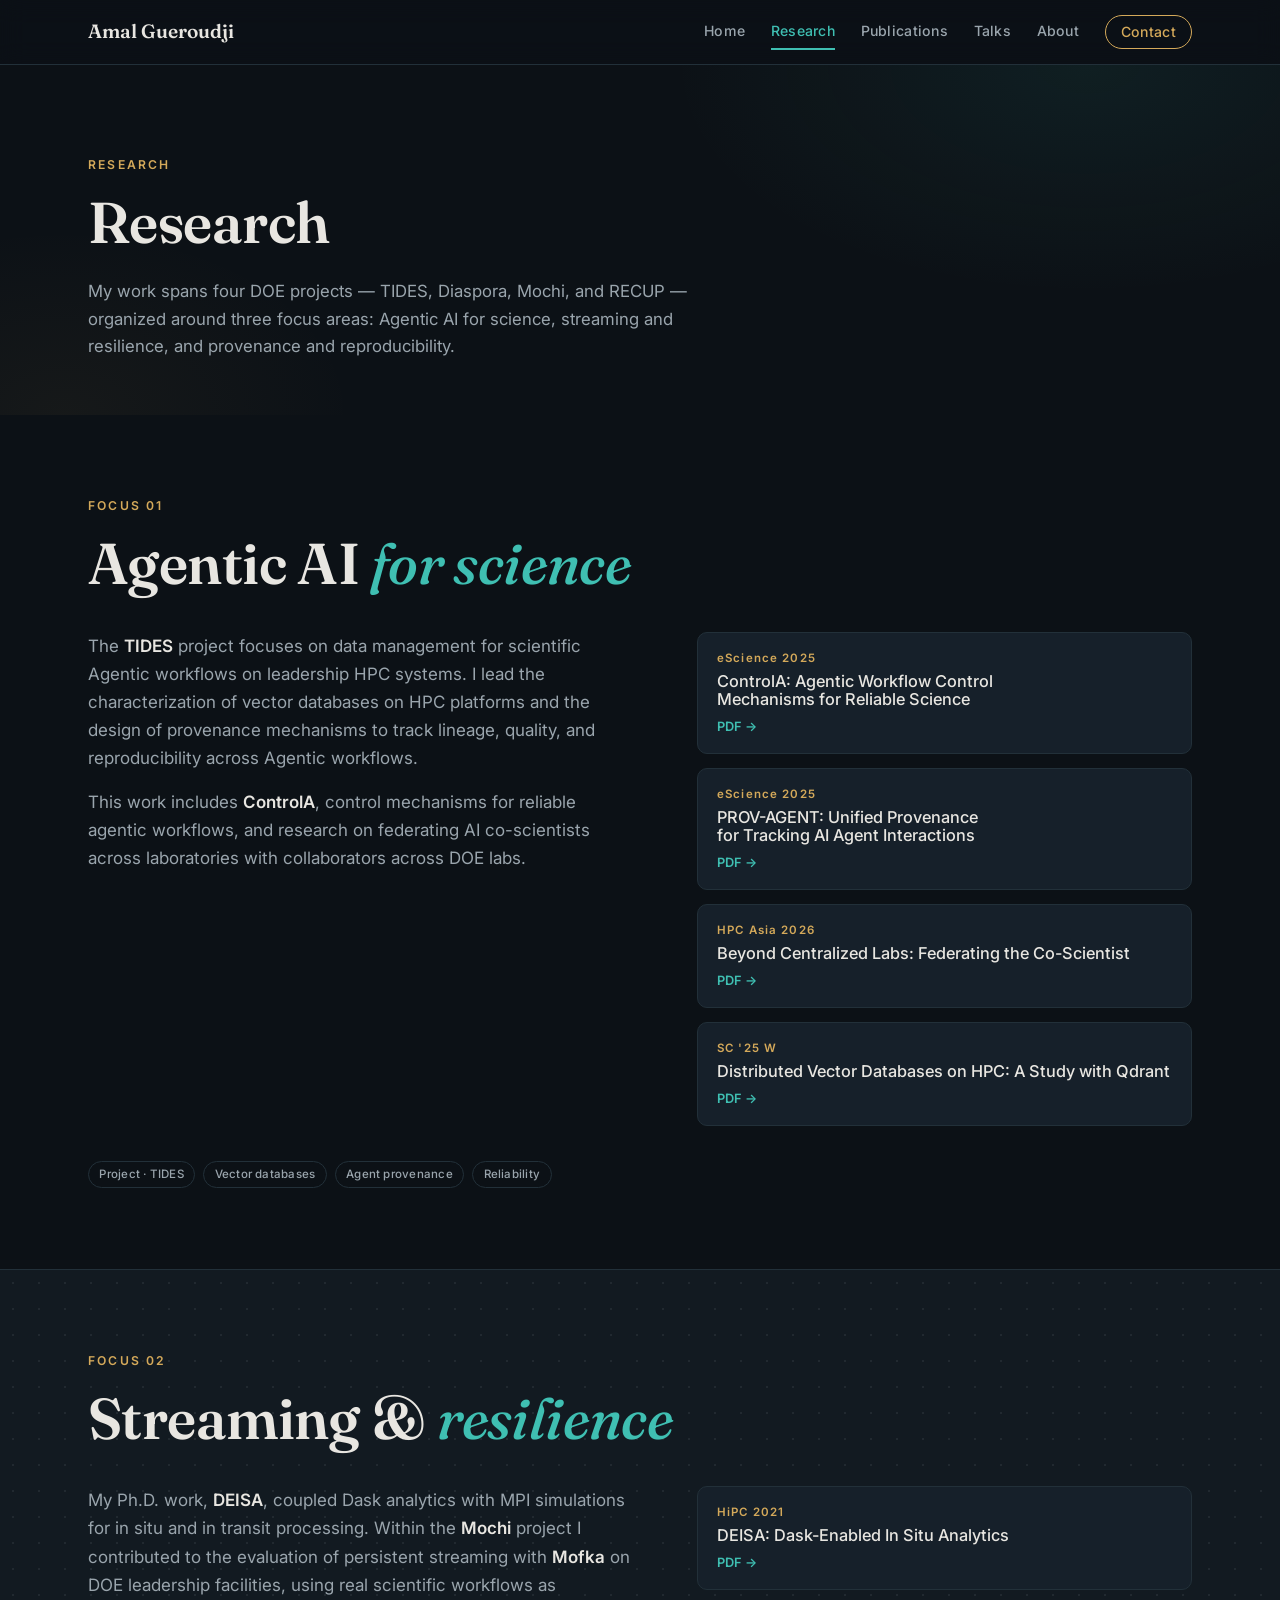
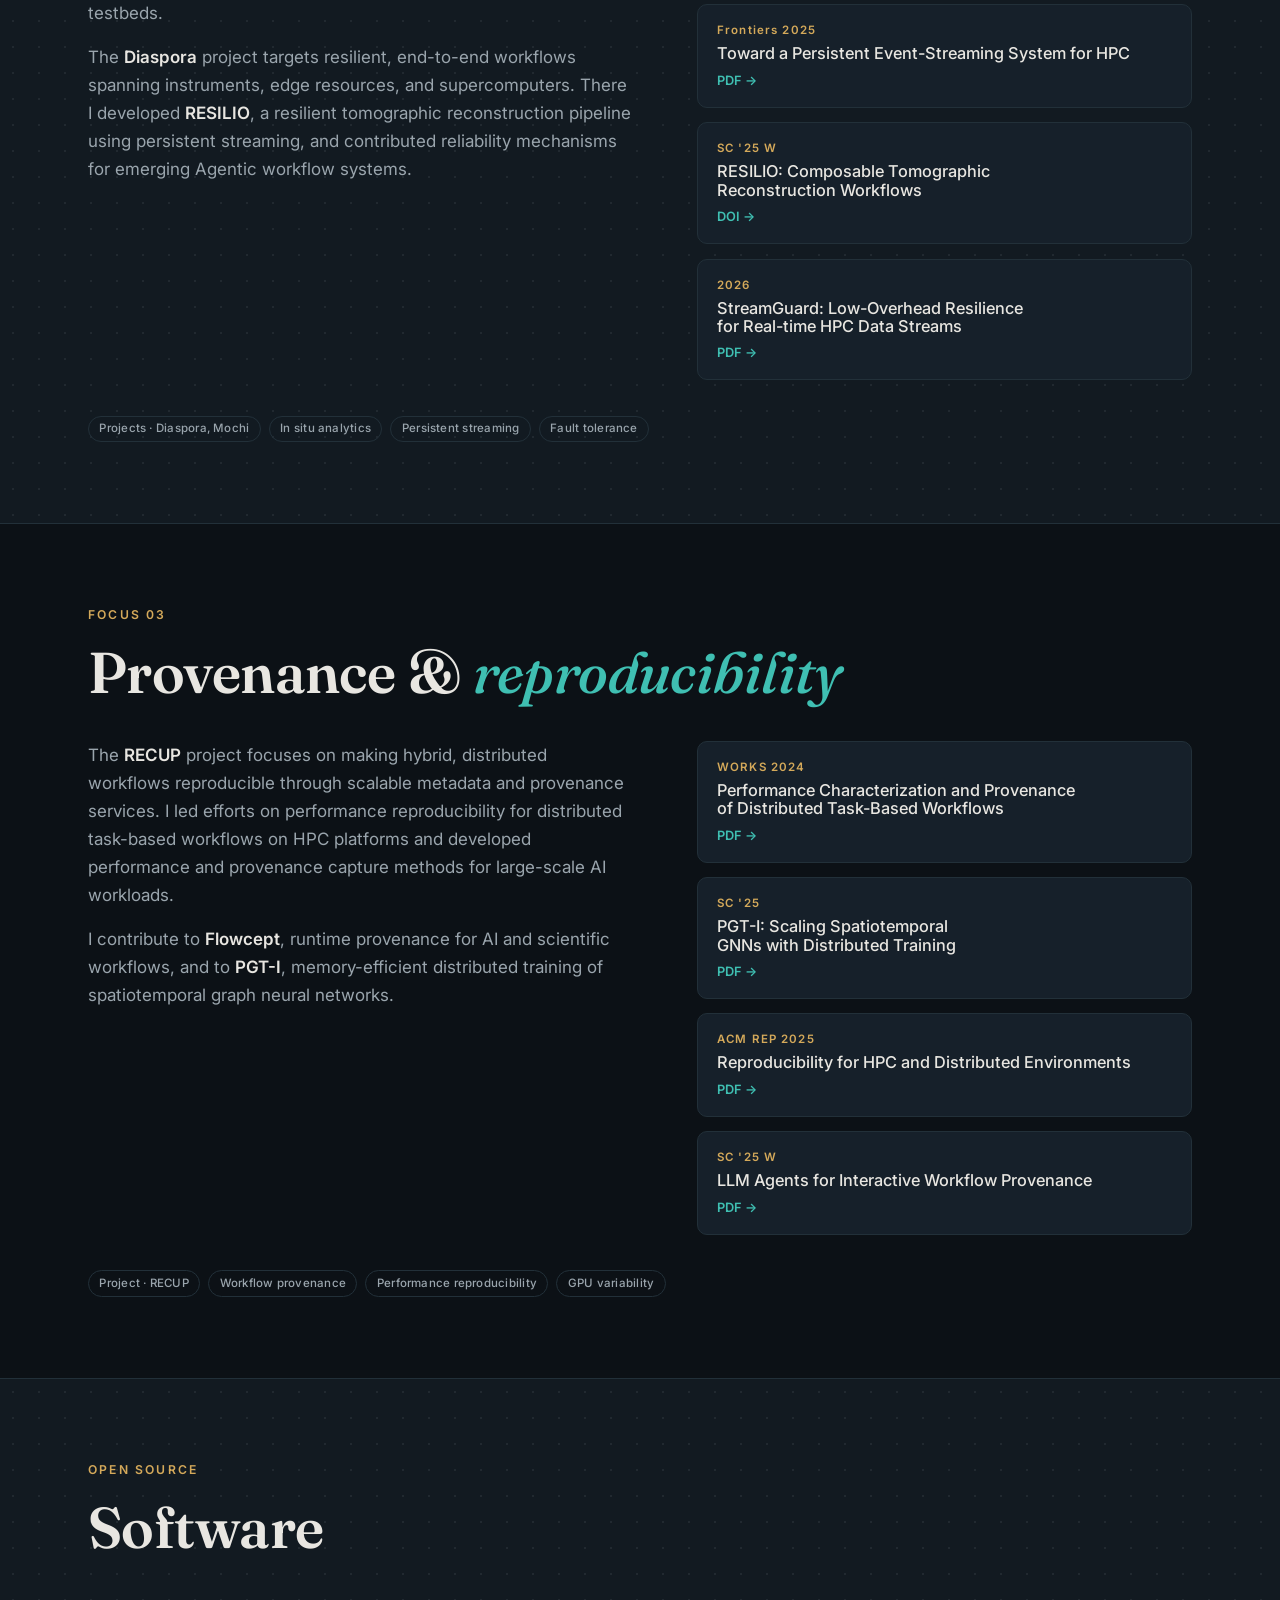
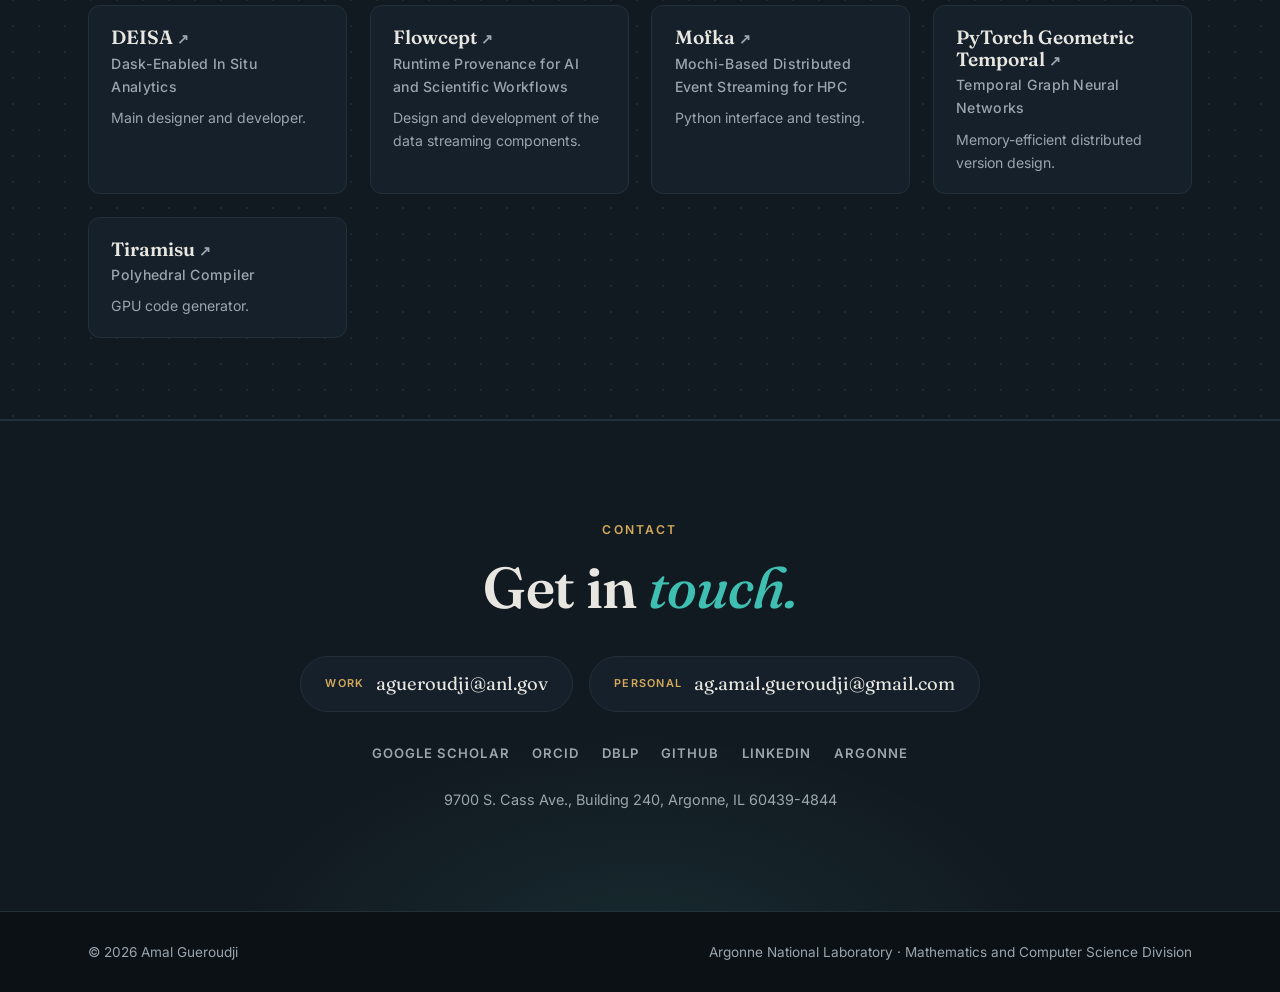
<file: research.html>
<!DOCTYPE html>
<html lang="en">
<head>
  <meta charset="utf-8">
  <meta name="viewport" content="width=device-width, initial-scale=1">
  <title>Research — Amal Gueroudji</title>
  <meta name="description" content="Research themes of Amal Gueroudji: Agentic AI for science, streaming and resilience, provenance and reproducibility — across TIDES, Diaspora, Mochi, and RECUP.">
  <link rel="icon" type="image/svg+xml" href="assets/favicon.svg">
  <link rel="preconnect" href="https://fonts.googleapis.com">
  <link rel="preconnect" href="https://fonts.gstatic.com" crossorigin>
  <link href="https://fonts.googleapis.com/css2?family=Fraunces:ital,opsz,wght@0,9..144,400;0,9..144,500;0,9..144,600;1,9..144,400;1,9..144,500&family=Inter:wght@400;500;600&display=swap" rel="stylesheet">
  <link rel="stylesheet" href="css/style.css">
  <script>document.documentElement.classList.add("js");</script>
</head>
<body>
  <a class="skip-link" href="#main">Skip to content</a>

  <header class="site-nav">
    <div class="nav-inner">
      <a class="wordmark" href="index.html">Amal&nbsp;Gueroudji</a>
      <button class="nav-toggle" aria-expanded="false" aria-controls="nav-menu" aria-label="Menu">
        <span></span><span></span>
      </button>
      <nav id="nav-menu" aria-label="Site">
        <a href="index.html">Home</a>
        <a href="research.html" aria-current="page">Research</a>
        <a href="publications.html">Publications</a>
        <a href="talks.html">Talks</a>
        <a href="about.html">About</a>
        <a href="#contact" class="nav-cta">Contact</a>
      </nav>
    </div>
  </header>

  <main id="main">

    <header class="page-head">
      <div class="section-inner">
        <p class="eyebrow">Research</p>
        <h1 class="display page-title">Research</h1>
        <p class="page-lede">My work spans four DOE projects — TIDES, Diaspora, Mochi, and
           RECUP — organized around three focus areas: Agentic AI for science, streaming and
           resilience, and provenance and reproducibility.</p>
      </div>
    </header>

    <!-- ============ THEME 1 ============ -->
    <section class="section theme" id="agentic">
      <div class="section-inner">
        <p class="eyebrow">Focus 01</p>
        <h2 class="display theme-q">Agentic AI <em>for science</em></h2>
        <div class="theme-body">
          <div class="theme-story">
            <p>The <strong>TIDES</strong> project focuses on data management for scientific
               Agentic workflows on leadership HPC systems. I lead the characterization of
               vector databases on HPC platforms and the design of provenance mechanisms to
               track lineage, quality, and reproducibility across Agentic workflows.</p>
            <p>This work includes <strong>ControlA</strong>, control mechanisms for reliable
               agentic workflows, and research on federating AI co-scientists across
               laboratories with collaborators across DOE labs.</p>
          </div>
          <div class="theme-papers">
            <a class="mini-card reveal" href="https://rafaelsilva.com/files/publications/gueroudji2025ai4sc.pdf">
              <span class="work-year">eScience 2025</span>
              <h3>ControlA: Agentic Workflow Control Mechanisms for Reliable Science</h3>
              <span class="work-cta">PDF →</span>
            </a>
            <a class="mini-card reveal" href="https://arxiv.org/pdf/2508.02866">
              <span class="work-year">eScience 2025</span>
              <h3>PROV-AGENT: Unified Provenance for Tracking AI Agent Interactions</h3>
              <span class="work-cta">PDF →</span>
            </a>
            <a class="mini-card reveal" href="https://hal.science/hal-05533387v1/file/Beyond%20Centralized%20Labs%20-%20Federating%20the%20Co-Scientist.pdf">
              <span class="work-year">HPC Asia 2026</span>
              <h3>Beyond Centralized Labs: Federating the Co-Scientist</h3>
              <span class="work-cta">PDF →</span>
            </a>
            <a class="mini-card reveal" href="https://arxiv.org/pdf/2509.12384">
              <span class="work-year">SC '25 W</span>
              <h3>Distributed Vector Databases on HPC: A Study with Qdrant</h3>
              <span class="work-cta">PDF →</span>
            </a>
          </div>
        </div>
        <ul class="chips chips-sm theme-tags">
          <li>Project · TIDES</li><li>Vector databases</li><li>Agent provenance</li><li>Reliability</li>
        </ul>
      </div>
    </section>

    <!-- ============ THEME 2 ============ -->
    <section class="section section-dots theme" id="streaming">
      <div class="section-inner">
        <p class="eyebrow">Focus 02</p>
        <h2 class="display theme-q">Streaming &amp; <em>resilience</em></h2>
        <div class="theme-body">
          <div class="theme-story">
            <p>My Ph.D. work, <strong>DEISA</strong>, coupled Dask analytics with MPI
               simulations for in situ and in transit processing. Within the
               <strong>Mochi</strong> project I contributed to the evaluation of persistent
               streaming with <strong>Mofka</strong> on DOE leadership facilities, using real
               scientific workflows as testbeds.</p>
            <p>The <strong>Diaspora</strong> project targets resilient, end-to-end workflows
               spanning instruments, edge resources, and supercomputers. There I developed
               <strong>RESILIO</strong>, a resilient tomographic reconstruction pipeline using
               persistent streaming, and contributed reliability mechanisms for emerging
               Agentic workflow systems.</p>
          </div>
          <div class="theme-papers">
            <a class="mini-card reveal" href="https://hal.science/hal-03509198/document">
              <span class="work-year">HiPC 2021</span>
              <h3>DEISA: Dask-Enabled In Situ Analytics</h3>
              <span class="work-cta">PDF →</span>
            </a>
            <a class="mini-card reveal" href="https://www.frontiersin.org/journals/high-performance-computing/articles/10.3389/fhpcp.2025.1638203/pdf">
              <span class="work-year">Frontiers 2025</span>
              <h3>Toward a Persistent Event-Streaming System for HPC</h3>
              <span class="work-cta">PDF →</span>
            </a>
            <a class="mini-card reveal" href="https://doi.org/10.1145/3731599.3767575">
              <span class="work-year">SC '25 W</span>
              <h3>RESILIO: Composable Tomographic Reconstruction Workflows</h3>
              <span class="work-cta">DOI →</span>
            </a>
            <a class="mini-card reveal" href="https://arxiv.org/pdf/2606.30848">
              <span class="work-year">2026</span>
              <h3>StreamGuard: Low-Overhead Resilience for Real-time HPC Data Streams</h3>
              <span class="work-cta">PDF →</span>
            </a>
          </div>
        </div>
        <ul class="chips chips-sm theme-tags">
          <li>Projects · Diaspora, Mochi</li><li>In situ analytics</li><li>Persistent streaming</li><li>Fault tolerance</li>
        </ul>
      </div>
    </section>

    <!-- ============ THEME 3 ============ -->
    <section class="section theme" id="provenance">
      <div class="section-inner">
        <p class="eyebrow">Focus 03</p>
        <h2 class="display theme-q">Provenance &amp; <em>reproducibility</em></h2>
        <div class="theme-body">
          <div class="theme-story">
            <p>The <strong>RECUP</strong> project focuses on making hybrid, distributed
               workflows reproducible through scalable metadata and provenance services. I led
               efforts on performance reproducibility for distributed task-based workflows on
               HPC platforms and developed performance and provenance capture methods for
               large-scale AI workloads.</p>
            <p>I contribute to <strong>Flowcept</strong>, runtime provenance for AI and
               scientific workflows, and to <strong>PGT-I</strong>, memory-efficient distributed
               training of spatiotemporal graph neural networks.</p>
          </div>
          <div class="theme-papers">
            <a class="mini-card reveal" href="https://www.osti.gov/servlets/purl/2588773">
              <span class="work-year">WORKS 2024</span>
              <h3>Performance Characterization and Provenance of Distributed Task-Based Workflows</h3>
              <span class="work-cta">PDF →</span>
            </a>
            <a class="mini-card reveal" href="https://arxiv.org/pdf/2507.11683">
              <span class="work-year">SC '25</span>
              <h3>PGT-I: Scaling Spatiotemporal GNNs with Distributed Training</h3>
              <span class="work-cta">PDF →</span>
            </a>
            <a class="mini-card reveal" href="https://dl.acm.org/doi/pdf/10.1145/3736731.3746141">
              <span class="work-year">ACM REP 2025</span>
              <h3>Reproducibility for HPC and Distributed Environments</h3>
              <span class="work-cta">PDF →</span>
            </a>
            <a class="mini-card reveal" href="https://arxiv.org/pdf/2509.13978">
              <span class="work-year">SC '25 W</span>
              <h3>LLM Agents for Interactive Workflow Provenance</h3>
              <span class="work-cta">PDF →</span>
            </a>
          </div>
        </div>
        <ul class="chips chips-sm theme-tags">
          <li>Project · RECUP</li><li>Workflow provenance</li><li>Performance reproducibility</li><li>GPU variability</li>
        </ul>
      </div>
    </section>

    <!-- ============ SOFTWARE ============ -->
    <section class="section section-dots" id="software">
      <div class="section-inner">
        <div class="section-head">
          <div>
            <p class="eyebrow">Open source</p>
            <h2 class="display">Software</h2>
          </div>
        </div>
        <div class="card-grid card-grid-sm">
          <a class="card card-sm reveal" href="https://github.com/pdidev/deisa">
            <h3 class="card-acronym">DEISA <span class="ext">↗</span></h3>
            <p class="card-subtitle">Dask-Enabled In Situ Analytics</p>
            <p>Main designer and developer.</p>
          </a>
          <a class="card card-sm reveal" href="https://github.com/ORNL/flowcept">
            <h3 class="card-acronym">Flowcept <span class="ext">↗</span></h3>
            <p class="card-subtitle">Runtime Provenance for AI and Scientific Workflows</p>
            <p>Design and development of the data streaming components.</p>
          </a>
          <a class="card card-sm reveal" href="https://github.com/mochi-hpc/mofka">
            <h3 class="card-acronym">Mofka <span class="ext">↗</span></h3>
            <p class="card-subtitle">Mochi-Based Distributed Event Streaming for HPC</p>
            <p>Python interface and testing.</p>
          </a>
          <a class="card card-sm reveal" href="https://github.com/benedekrozemberczki/pytorch_geometric_temporal">
            <h3 class="card-acronym">PyTorch Geometric Temporal <span class="ext">↗</span></h3>
            <p class="card-subtitle">Temporal Graph Neural Networks</p>
            <p>Memory-efficient distributed version design.</p>
          </a>
          <a class="card card-sm reveal" href="https://github.com/Tiramisu-Compiler/tiramisu">
            <h3 class="card-acronym">Tiramisu <span class="ext">↗</span></h3>
            <p class="card-subtitle">Polyhedral Compiler</p>
            <p>GPU code generator.</p>
          </a>
        </div>
      </div>
    </section>

    <section class="cta-band" id="contact">
      <div class="section-inner cta-inner">
        <p class="eyebrow">Contact</p>
        <h2 class="display">Get in <em>touch.</em></h2>
        <div class="cta-mails">
          <a class="mail-pill" href="mailto:agueroudji@anl.gov"><span>Work</span>agueroudji@anl.gov</a>
          <a class="mail-pill" href="mailto:ag.amal.gueroudji@gmail.com"><span>Personal</span>ag.amal.gueroudji@gmail.com</a>
        </div>
        <ul class="profile-links" aria-label="Profiles">
          <li><a href="https://scholar.google.com/citations?user=jK5IyTYAAAAJ">Google Scholar</a></li>
          <li><a href="https://orcid.org/0009-0004-4830-3139">ORCID</a></li>
          <li><a href="https://dblp.org/pid/312/3944.html">DBLP</a></li>
          <li><a href="https://github.com/GueroudjiAmal">GitHub</a></li>
          <li><a href="https://www.linkedin.com/in/amal-gueroudji-ag/">LinkedIn</a></li>
          <li><a href="https://www.anl.gov/profile/amal-gueroudji">Argonne</a></li>
        </ul>
        <p class="contact-address">9700 S. Cass Ave., Building 240, Argonne, IL 60439-4844</p>
      </div>
    </section>
  </main>

  <footer class="site-footer">
    <div class="footer-inner">
      <span>© 2026 Amal Gueroudji</span>
      <span>Argonne National Laboratory · Mathematics and Computer Science Division</span>
    </div>
  </footer>

  <script src="js/main.js" defer></script>
</body>
</html>
</file>
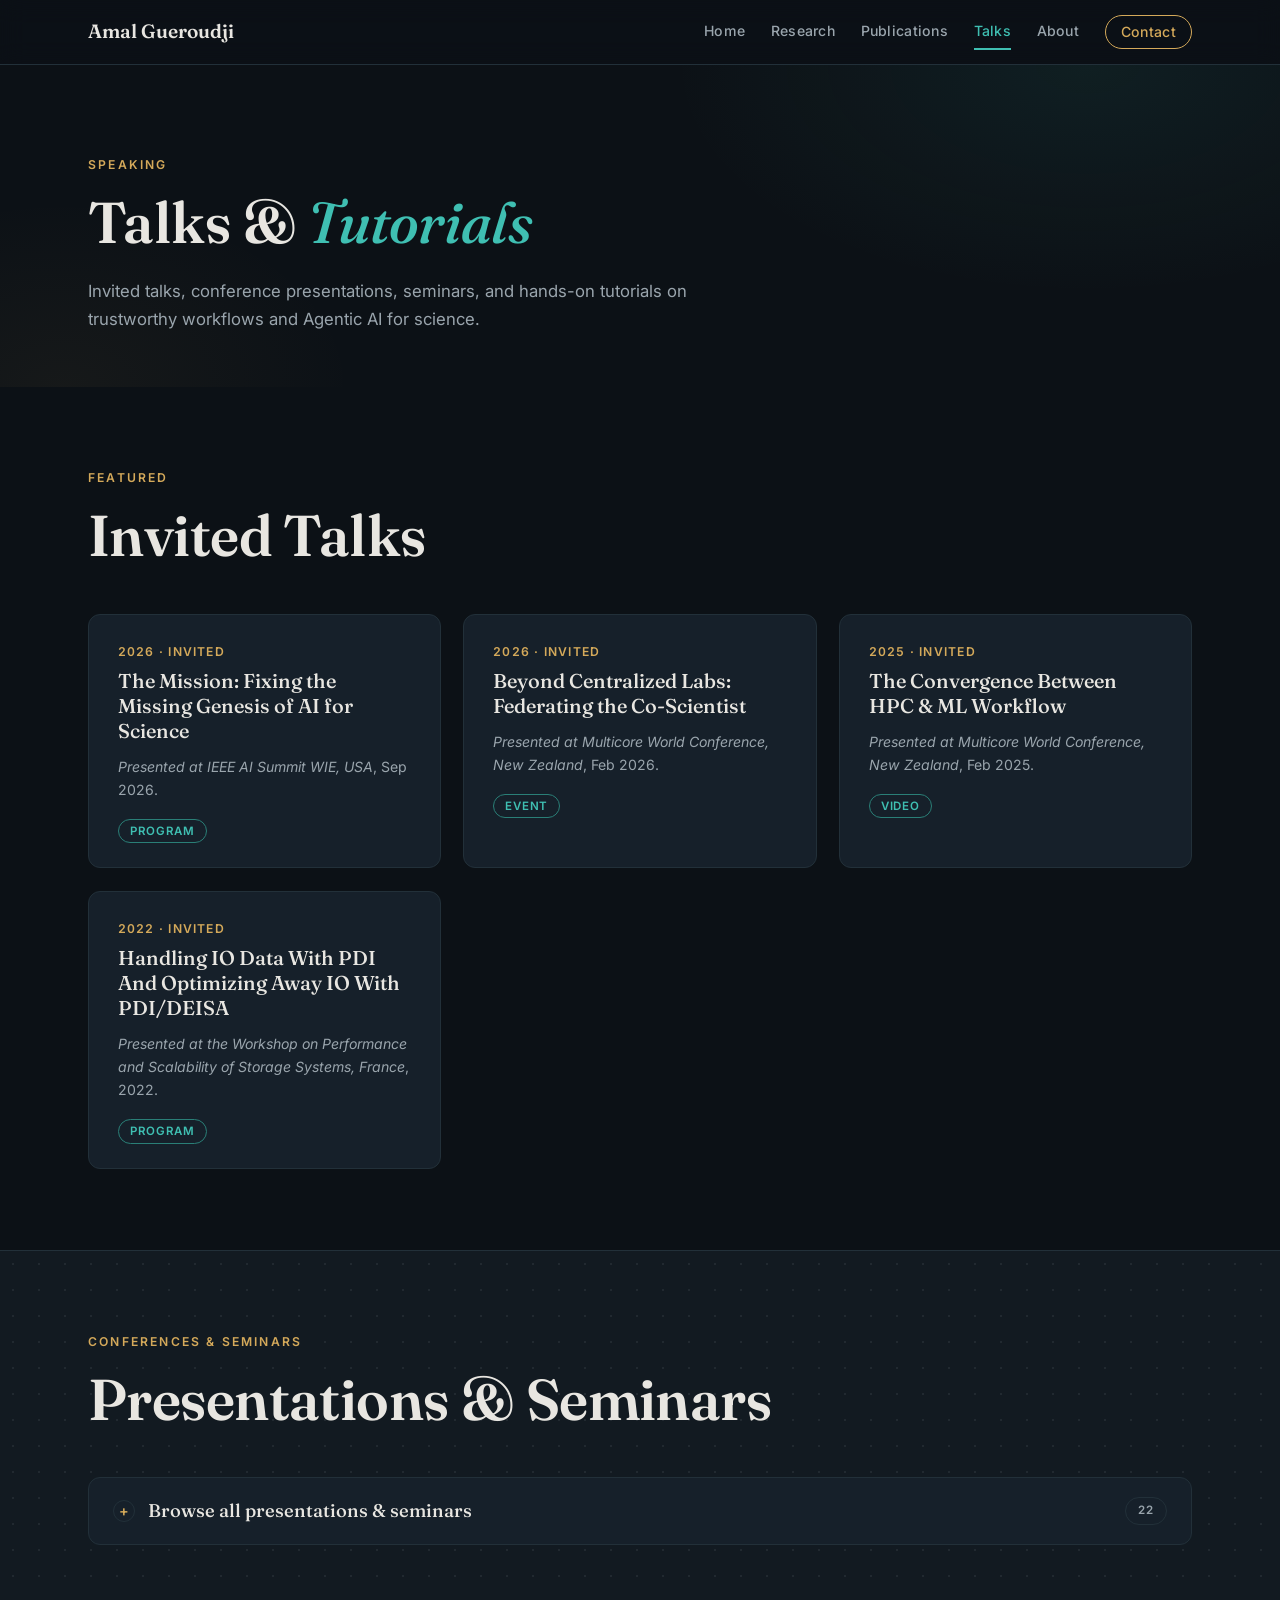
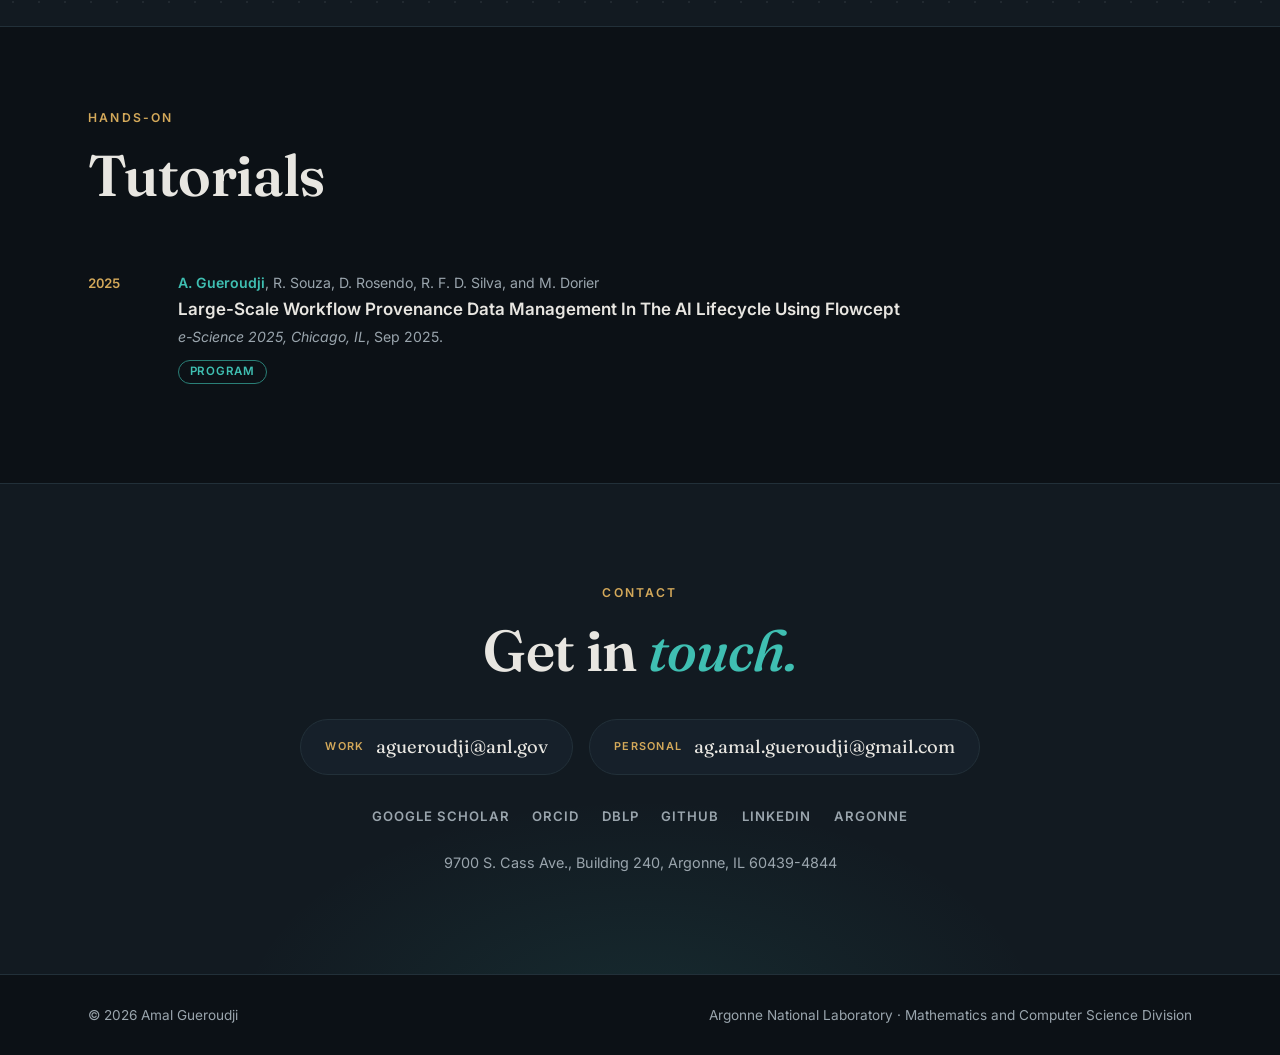
<file: talks.html>
<!DOCTYPE html>
<html lang="en">
<head>
  <meta charset="utf-8">
  <meta name="viewport" content="width=device-width, initial-scale=1">
  <title>Talks — Amal Gueroudji</title>
  <meta name="description" content="Invited talks, presentations, seminars, and tutorials by Amal Gueroudji.">
  <link rel="icon" type="image/svg+xml" href="assets/favicon.svg">
  <link rel="preconnect" href="https://fonts.googleapis.com">
  <link rel="preconnect" href="https://fonts.gstatic.com" crossorigin>
  <link href="https://fonts.googleapis.com/css2?family=Fraunces:ital,opsz,wght@0,9..144,400;0,9..144,500;0,9..144,600;1,9..144,400;1,9..144,500&family=Inter:wght@400;500;600&display=swap" rel="stylesheet">
  <link rel="stylesheet" href="css/style.css">
  <script>document.documentElement.classList.add("js");</script>
</head>
<body>
  <a class="skip-link" href="#main">Skip to content</a>

  <header class="site-nav">
    <div class="nav-inner">
      <a class="wordmark" href="index.html">Amal&nbsp;Gueroudji</a>
      <button class="nav-toggle" aria-expanded="false" aria-controls="nav-menu" aria-label="Menu">
        <span></span><span></span>
      </button>
      <nav id="nav-menu" aria-label="Site">
        <a href="index.html">Home</a>
        <a href="research.html">Research</a>
        <a href="publications.html">Publications</a>
        <a href="talks.html" aria-current="page">Talks</a>
        <a href="about.html">About</a>
        <a href="#contact" class="nav-cta">Contact</a>
      </nav>
    </div>
  </header>

  <main id="main">

    <header class="page-head">
      <div class="section-inner">
        <p class="eyebrow">Speaking</p>
        <h1 class="display page-title">Talks &amp; <em>Tutorials</em></h1>
        <p class="page-lede">Invited talks, conference presentations, seminars, and hands-on
           tutorials on trustworthy workflows and Agentic AI for science.</p>
      </div>
    </header>

    <section class="section" id="invited">
      <div class="section-inner">
        <div class="section-head">
          <div>
            <p class="eyebrow">Featured</p>
            <h2 class="display">Invited Talks</h2>
          </div>
        </div>
        <div class="invited-wrap">
          <!-- GEN:list-invited START -->
<ol class="pub-list" reversed id="list-invited">
          <li class="pub" data-year="2026">
            <span class="pub-authors"><span class="self">A. Gueroudji</span></span>
            <span class="pub-title">The Mission: Fixing the Missing Genesis of AI for Science</span>
            <span class="pub-meta"><span class="pub-venue">Presented at IEEE AI Summit WIE, USA</span>, Sep 2026.</span>
            <span class="pub-links"><a class="pub-link" href="https://wieils.ieee.org/2026-usa/program/speakers/">Program</a></span>
          </li>
          <li class="pub" data-year="2026">
            <span class="pub-authors"><span class="self">A. Gueroudji</span></span>
            <span class="pub-title">Beyond Centralized Labs: Federating the Co-Scientist</span>
            <span class="pub-meta"><span class="pub-venue">Presented at Multicore World Conference, New Zealand</span>, Feb 2026.</span>
            <span class="pub-links"><a class="pub-link" href="https://multicore.world/multicore-world-2026/">Event</a></span>
          </li>
          <li class="pub" data-year="2025">
            <span class="pub-authors"><span class="self">A. Gueroudji</span></span>
            <span class="pub-title">The Convergence Between HPC &amp; ML Workflow</span>
            <span class="pub-meta"><span class="pub-venue">Presented at Multicore World Conference, New Zealand</span>, Feb 2025.</span>
            <span class="pub-links"><a class="pub-link" href="https://www.youtube.com/watch?v=RdLJEGVcExw">Video</a></span>
          </li>
          <li class="pub" data-year="2022">
            <span class="pub-authors"><span class="self">A. Gueroudji</span></span>
            <span class="pub-title">Handling IO Data With PDI And Optimizing Away IO With PDI/DEISA</span>
            <span class="pub-meta"><span class="pub-venue">Presented at the Workshop on Performance and Scalability of Storage Systems, France</span>, 2022.</span>
            <span class="pub-links"><a class="pub-link" href="https://per3s.github.io/per3s.2022/">Program</a></span>
          </li>
</ol>
<!-- GEN:list-invited END -->
        </div>
      </div>
    </section>

    <section class="section section-dots" id="seminars">
      <div class="section-inner">
        <div class="section-head">
          <div>
            <p class="eyebrow">Conferences &amp; seminars</p>
            <h2 class="display">Presentations &amp; Seminars</h2>
          </div>
        </div>
        <details class="archive">
        <summary>Browse all presentations &amp; seminars <span class="archive-count">22</span></summary>
        <!-- GEN:list-seminars START -->
<ol class="pub-list" reversed id="list-seminars">
          <li class="pub" data-year="2026">
            <span class="pub-authors"><span class="self">A. Gueroudji</span></span>
            <span class="pub-title">Building Trustworthy Distributed AI for Science</span>
            <span class="pub-meta"><span class="pub-venue">Second Annual Autonomous Workflows Workshop</span>, Jul 2026.</span>
          </li>
          <li class="pub" data-year="2026">
            <span class="pub-authors"><span class="self">A. Gueroudji</span></span>
            <span class="pub-title">Building Trustworthy Distributed AI for Science</span>
            <span class="pub-meta"><span class="pub-venue">APS Seminar Series</span>, Jun 2026.</span>
            <span class="pub-links"><a class="pub-link" href="https://www.aps.anl.gov/APS-Seminars-Training-Schools-Etc/APS-Scientific-Computation-Seminar-Series/2026">Program</a></span>
          </li>
          <li class="pub" data-year="2026">
            <span class="pub-authors"><span class="self">A. Gueroudji</span></span>
            <span class="pub-title">On the HPC Readiness of Vector Databases as AI Memory</span>
            <span class="pub-meta"><span class="pub-venue">JLESC 2026</span>, May 2026.</span>
            <span class="pub-links"><a class="pub-link" href="https://jlesc.github.io/events/18th-jlesc-workshop/">Event</a></span>
          </li>
          <li class="pub" data-year="2026">
            <span class="pub-authors"><span class="self">A. Gueroudji</span></span>
            <span class="pub-title">Stability in Motion: Performance Characterization, Resilience, and Trustworthiness in Contemporary Workflows</span>
            <span class="pub-meta"><span class="pub-venue">Multicore World</span>, Feb 2026.</span>
            <span class="pub-links"><a class="pub-link" href="https://multicore.world/speakers-2026/amal-gueroudji/">Program</a></span>
          </li>
          <li class="pub" data-year="2026">
            <span class="pub-authors"><span class="self">A. Gueroudji</span></span>
            <span class="pub-title">Beyond Centralized Labs: Federating the Co-scientist</span>
            <span class="pub-meta"><span class="pub-venue">The 1st Annual Workshop on Advanced Computing and Experimental Sciences (ACX)</span>, Jan 2026.</span>
            <span class="pub-links"><a class="pub-link" href="https://acx-2026.cels.anl.gov/schedule/">Program</a></span>
          </li>
          <li class="pub" data-year="2025">
            <span class="pub-authors"><span class="self">A. Gueroudji</span></span>
            <span class="pub-title">Stability in Motion: Performance Characterization, Resilience and Trustworthy Contemporary Workflows</span>
            <span class="pub-meta"><span class="pub-venue">CS Seminar Series</span>, Dec 2025.</span>
            <span class="pub-links"><a class="pub-link" href="https://www.anl.gov/event/stability-in-motion-performance-characterization-resilience-and-trustworthy-contemporary-workflows">Event</a></span>
          </li>
          <li class="pub" data-year="2025">
            <span class="pub-authors"><span class="self">A. Gueroudji</span></span>
            <span class="pub-title">RESILIO: A Scalable and Composable Architecture for Tomographic Reconstruction Workflows</span>
            <span class="pub-meta"><span class="pub-venue">Presented at the 20th Workshop on Workflows in Support of Large-Scale Science</span>, Nov 2025.</span>
            <span class="pub-links"><a class="pub-link" href="https://workflows.community/workshops/works-2025/">Program</a></span>
          </li>
          <li class="pub" data-year="2025">
            <span class="pub-authors"><span class="self">A. Gueroudji</span></span>
            <span class="pub-title">Resilience > Therapy: Coping Mechanisms For Contemporary Workflows</span>
            <span class="pub-meta"><span class="pub-venue">ORNL Seminar Series</span>, Oct 2025.</span>
          </li>
          <li class="pub" data-year="2025">
            <span class="pub-authors"><span class="self">A. Gueroudji</span></span>
            <span class="pub-title">ControlA: Agentic Workflow Control Mechanisms For Reliable Science</span>
            <span class="pub-meta"><span class="pub-venue">IEEE e-Science</span>, Sep 2025.</span>
            <span class="pub-links"><a class="pub-link" href="https://www.escience-conference.org/2025/">Event</a></span>
          </li>
          <li class="pub" data-year="2025">
            <span class="pub-authors"><span class="self">A. Gueroudji</span></span>
            <span class="pub-title">Convergence Of High-Performance &amp; Machine Learning Workflows</span>
            <span class="pub-meta"><span class="pub-venue">Multicore World</span>, Feb 2025.</span>
            <span class="pub-links"><a class="pub-link" href="https://www.youtube.com/watch?v=RdLJEGVcExw">Video</a></span>
          </li>
          <li class="pub" data-year="2024">
            <span class="pub-authors"><span class="self">A. Gueroudji</span></span>
            <span class="pub-title">Performance Characterization And Provenance Of Distributed Task-Based Workflows On HPC Platforms</span>
            <span class="pub-meta"><span class="pub-venue">Presented at the 19th Workshop on Workflows in Support of Large-Scale Science</span>, Nov 2024.</span>
            <span class="pub-links"><a class="pub-link" href="https://works-workshop.org/2024/">Program</a></span>
          </li>
          <li class="pub" data-year="2024">
            <span class="pub-authors"><span class="self">A. Gueroudji</span></span>
            <span class="pub-title">Performance Characterization And Provenance For Task-Based Workflows In HPC Platforms</span>
            <span class="pub-meta"><span class="pub-venue">Presented at MDLS Seminar Series, France</span>, Jun 2024.</span>
          </li>
          <li class="pub" data-year="2024">
            <span class="pub-authors"><span class="self">A. Gueroudji</span></span>
            <span class="pub-title">Hybrid HPC/ML/Big Data Workflows</span>
            <span class="pub-meta"><span class="pub-venue">Presented at the Berkeley Lab Seminar Series, USA</span>, 2024.</span>
          </li>
          <li class="pub" data-year="2023">
            <span class="pub-authors"><span class="self">A. Gueroudji</span></span>
            <span class="pub-title">Distributed Task-Based In Situ Analytics For High-Performance Simulations</span>
            <span class="pub-meta"><span class="pub-venue">Presented at the MCS Seminar Series, USA</span>, 2023.</span>
          </li>
          <li class="pub" data-year="2023">
            <span class="pub-authors"><span class="self">A. Gueroudji</span></span>
            <span class="pub-title">Distributed In Situ Analytics With Dask</span>
            <span class="pub-meta"><span class="pub-venue">Presented Kronos Project All Hands Meeting, USA</span>, 2023.</span>
          </li>
          <li class="pub" data-year="2023">
            <span class="pub-authors"><span class="self">A. Gueroudji</span></span>
            <span class="pub-title">Dask External Tasks</span>
            <span class="pub-meta"><span class="pub-venue">Presented at the Dask Demo Days, held virtually</span>, 2023.</span>
            <span class="pub-links"><a class="pub-link" href="https://www.youtube.com/watch?v=dTsTkRD6rbY">Video</a></span>
          </li>
          <li class="pub" data-year="2023">
            <span class="pub-authors"><span class="self">A. Gueroudji</span></span>
            <span class="pub-title">Dask-Enabled External Tasks For In Transit Analytics</span>
            <span class="pub-meta"><span class="pub-venue">Presented at the 15th Joint Laboratory for Extreme-Scale Computing Workshop, France</span>, 2023.</span>
            <span class="pub-links"><a class="pub-link" href="https://events.hifis.net/event/617/timetable/?view=indico_weeks_view">Program</a></span>
          </li>
          <li class="pub" data-year="2023">
            <span class="pub-authors"><span class="self">A. Gueroudji</span></span>
            <span class="pub-title">Dask-Extended External Tasks For HPC/ML In Transit Workflows</span>
            <span class="pub-meta"><span class="pub-venue">Presented at the Sixth Annual Workshop on Emerging Parallel and Distributed Runtime Systems and Middleware</span>, Nov 2023.</span>
            <span class="pub-links"><a class="pub-link" href="https://sc23.conference-program.com/presentation/?id=ws_ipdrm101&amp;sess=sess428">Program</a></span>
          </li>
          <li class="pub" data-year="2021">
            <span class="pub-authors"><span class="self">A. Gueroudji</span></span>
            <span class="pub-title">DEISA: Dask-Enabled In Situ Analytics</span>
            <span class="pub-meta"><span class="pub-venue">Presented at the 2021 IEEE 28th International Conference on High Performance Computing, Data, and Analytics (HiPC), held virtually</span>, 2021.</span>
          </li>
          <li class="pub" data-year="2021">
            <span class="pub-authors"><span class="self">A. Gueroudji</span></span>
            <span class="pub-title">Preliminary Experiments In Coupling In Situ Dask Analytics With MPI Simulations</span>
            <span class="pub-meta"><span class="pub-venue">Presented at the Conférence francophone d'Informatique en Parallélisme, Architecture et Système (COMPAS21), held virtually</span>, 2021.</span>
            <span class="pub-links"><a class="pub-link" href="https://2021.compas-conference.fr/programme/">Program</a></span>
          </li>
          <li class="pub" data-year="2021">
            <span class="pub-authors"><span class="self">A. Gueroudji</span></span>
            <span class="pub-title">Preliminary Experiments In Coupling In Situ Dask Analytics With MPI Simulations</span>
            <span class="pub-meta"><span class="pub-venue">Presented at the Workshop on the In Situ Co-Execution of High-Performance Computing &amp; Data Analysis (HPCDA), held virtually</span>, 2021.</span>
            <span class="pub-links"><a class="pub-link" href="https://hpcda.github.io/author/amal-gueroudji/">Event</a></span>
          </li>
          <li class="pub" data-year="2019">
            <span class="pub-authors"><span class="self">A. Gueroudji</span></span>
            <span class="pub-title">Automatic CPU/GPU Communication For The Tiramisu GPU Backend</span>
            <span class="pub-meta"><span class="pub-venue">Presented at Workshop on High-Performance Compilers for Domain-Specific Languages (HPCDSL'19). MIT, Boston, USA</span>, 2019.</span>
          </li>
</ol>
<!-- GEN:list-seminars END -->
        </details>
      </div>
    </section>

    <section class="section" id="tutorials">
      <div class="section-inner">
        <div class="section-head">
          <div>
            <p class="eyebrow">Hands-on</p>
            <h2 class="display">Tutorials</h2>
          </div>
        </div>
        <!-- GEN:list-tutorials START -->
<ol class="pub-list" reversed id="list-tutorials">
          <li class="pub" data-year="2025">
            <span class="pub-authors"><span class="self">A. Gueroudji</span>, R. Souza, D. Rosendo, R. F. D. Silva, and M. Dorier</span>
            <span class="pub-title">Large-Scale Workflow Provenance Data Management In The AI Lifecycle Using Flowcept</span>
            <span class="pub-meta"><span class="pub-venue">e-Science 2025, Chicago, IL</span>, Sep 2025.</span>
            <span class="pub-links"><a class="pub-link" href="https://www.escience-conference.org/2025/tutorials">Program</a></span>
          </li>
</ol>
<!-- GEN:list-tutorials END -->
      </div>
    </section>

    <section class="cta-band" id="contact">
      <div class="section-inner cta-inner">
        <p class="eyebrow">Contact</p>
        <h2 class="display">Get in <em>touch.</em></h2>
        <div class="cta-mails">
          <a class="mail-pill" href="mailto:agueroudji@anl.gov"><span>Work</span>agueroudji@anl.gov</a>
          <a class="mail-pill" href="mailto:ag.amal.gueroudji@gmail.com"><span>Personal</span>ag.amal.gueroudji@gmail.com</a>
        </div>
        <ul class="profile-links" aria-label="Profiles">
          <li><a href="https://scholar.google.com/citations?user=jK5IyTYAAAAJ">Google Scholar</a></li>
          <li><a href="https://orcid.org/0009-0004-4830-3139">ORCID</a></li>
          <li><a href="https://dblp.org/pid/312/3944.html">DBLP</a></li>
          <li><a href="https://github.com/GueroudjiAmal">GitHub</a></li>
          <li><a href="https://www.linkedin.com/in/amal-gueroudji-ag/">LinkedIn</a></li>
          <li><a href="https://www.anl.gov/profile/amal-gueroudji">Argonne</a></li>
        </ul>
        <p class="contact-address">9700 S. Cass Ave., Building 240, Argonne, IL 60439-4844</p>
      </div>
    </section>
  </main>

  <footer class="site-footer">
    <div class="footer-inner">
      <span>© 2026 Amal Gueroudji</span>
      <span>Argonne National Laboratory · Mathematics and Computer Science Division</span>
    </div>
  </footer>

  <script src="js/main.js" defer></script>
</body>
</html>
</file>
<file: css/style.css>
/* ==========================================================================
   Amal Gueroudji — personal site (multi-page)
   Dark editorial design: Fraunces display + Inter text, teal & gold accents.
   ========================================================================== */

:root {
  --bg: #0c1116;
  --bg-raised: #121a21;
  --bg-card: #16202a;
  --teal: #3fbfb2;
  --teal-dim: #2a7f77;
  --teal-soft: rgba(63, 191, 178, 0.12);
  --gold: #d4a95a;
  --gold-soft: rgba(212, 169, 90, 0.14);
  --text: #e8e6e1;
  --text-muted: #9aa5ad;
  --rule: #223039;
  --font-display: "Fraunces", Georgia, "Times New Roman", serif;
  --font-text: "Inter", system-ui, -apple-system, "Segoe UI", sans-serif;
  --nav-h: 4rem;
}

/* ---------- reset & base ---------- */
*, *::before, *::after { box-sizing: border-box; }
* { margin: 0; }

html { scroll-behavior: smooth; }

body {
  background: var(--bg);
  color: var(--text);
  font-family: var(--font-text);
  font-size: clamp(1rem, 0.95rem + 0.2vw, 1.0625rem);
  line-height: 1.65;
  -webkit-font-smoothing: antialiased;
  overflow-x: hidden;
}

img, svg { max-width: 100%; display: block; }

h1, h2, h3 {
  font-family: var(--font-display);
  font-weight: 600;
  line-height: 1.12;
  text-wrap: balance;
}

a { color: var(--teal); text-decoration: none; transition: color 0.18s ease; }
a:hover { color: var(--gold); }

:focus-visible {
  outline: 2px solid var(--gold);
  outline-offset: 3px;
  border-radius: 2px;
}

::selection { background: var(--teal-dim); color: #fff; }

.skip-link {
  position: absolute;
  left: 1rem;
  top: -3.5rem;
  z-index: 100;
  background: var(--teal);
  color: #062824;
  padding: 0.5rem 1rem;
  border-radius: 0 0 6px 6px;
  font-weight: 600;
  transition: top 0.2s ease;
}
.skip-link:focus { top: 0; color: #062824; }

/* ---------- shared type ---------- */
.eyebrow {
  font-size: 0.76rem;
  font-weight: 600;
  letter-spacing: 0.18em;
  text-transform: uppercase;
  color: var(--gold);
  margin-bottom: 1rem;
}

.display {
  font-size: clamp(2.1rem, 1.5rem + 3vw, 3.6rem);
  letter-spacing: -0.01em;
}
.display em {
  font-style: italic;
  font-weight: 500;
  color: var(--teal);
}

.sub-heading {
  font-size: 1.3rem;
  margin: 3.2rem 0 1.4rem;
}

/* ---------- navigation ---------- */
.site-nav {
  position: sticky;
  top: 0;
  z-index: 50;
  background: rgba(12, 17, 22, 0.82);
  backdrop-filter: blur(12px);
  -webkit-backdrop-filter: blur(12px);
  border-bottom: 1px solid var(--rule);
}

.nav-inner {
  max-width: 74rem;
  margin: 0 auto;
  min-height: var(--nav-h);
  padding: 0 clamp(1.25rem, 4vw, 2.5rem);
  display: flex;
  align-items: center;
  justify-content: space-between;
  gap: 1rem;
  flex-wrap: wrap;
}

.wordmark {
  font-family: var(--font-display);
  font-size: 1.2rem;
  font-weight: 600;
  color: var(--text);
}
.wordmark:hover { color: var(--teal); }

.site-nav nav {
  display: flex;
  align-items: center;
  gap: clamp(0.9rem, 2vw, 1.7rem);
  flex-wrap: wrap;
}

.site-nav nav a {
  color: var(--text-muted);
  font-size: 0.88rem;
  font-weight: 500;
  letter-spacing: 0.02em;
  padding: 0.35rem 0;
  border-bottom: 2px solid transparent;
}
.site-nav nav a:hover { color: var(--text); }
.site-nav nav a[aria-current="page"] {
  color: var(--teal);
  border-bottom-color: var(--teal);
}

.site-nav nav .nav-cta {
  color: var(--gold);
  border: 1px solid var(--gold);
  border-radius: 999px;
  padding: 0.3rem 0.95rem;
}
.site-nav nav .nav-cta:hover {
  background: var(--gold-soft);
  border-bottom-color: var(--gold);
}

.nav-toggle {
  display: none;
  background: none;
  border: 1px solid var(--rule);
  border-radius: 6px;
  padding: 0.55rem 0.6rem;
  cursor: pointer;
  flex-direction: column;
  gap: 5px;
}
.nav-toggle span {
  display: block;
  width: 20px;
  height: 2px;
  background: var(--text);
}

@media (max-width: 760px) {
  .nav-toggle { display: flex; }
  .site-nav nav {
    display: none;
    flex-basis: 100%;
    flex-direction: column;
    align-items: flex-start;
    padding: 0.5rem 0 1rem;
    gap: 0.6rem;
  }
  .site-nav.nav-open nav { display: flex; }
  html:not(.js) .nav-toggle { display: none; }
  html:not(.js) .site-nav nav { display: flex; }
}

/* ---------- layout primitives ---------- */
.section { padding: clamp(4rem, 9vh, 6.5rem) 0; }

.section-inner, .footer-inner {
  max-width: 74rem;
  margin: 0 auto;
  padding: 0 clamp(1.25rem, 4vw, 2.5rem);
}

.section-dots {
  background-color: var(--bg-raised);
  background-image: radial-gradient(rgba(154, 165, 173, 0.11) 1px, transparent 1px);
  background-size: 26px 26px;
  border-top: 1px solid var(--rule);
  border-bottom: 1px solid var(--rule);
}

.section-head {
  display: flex;
  align-items: flex-end;
  justify-content: space-between;
  gap: 1.5rem;
  flex-wrap: wrap;
  margin-bottom: 2.8rem;
}

.link-arrow {
  font-weight: 600;
  font-size: 0.92rem;
  letter-spacing: 0.02em;
  white-space: nowrap;
  padding-bottom: 0.4rem;
}
.link-arrow::after { content: " →"; }

.split {
  display: grid;
  grid-template-columns: minmax(0, 5fr) minmax(0, 7fr);
  gap: clamp(2.5rem, 6vw, 5rem);
  align-items: start;
}
.split-head { position: sticky; top: calc(var(--nav-h) + 2rem); }
.split-note {
  margin-top: 1.2rem;
  color: var(--text-muted);
  max-width: 34ch;
}
@media (max-width: 860px) {
  .split { grid-template-columns: 1fr; }
  .split-head { position: static; }
}

.two-col {
  display: grid;
  grid-template-columns: repeat(auto-fit, minmax(min(24rem, 100%), 1fr));
  gap: clamp(2rem, 5vw, 4rem);
  align-items: start;
}

/* ---------- hero (home) ---------- */
.hero {
  position: relative;
  min-height: calc(92vh - var(--nav-h));
  display: flex;
  align-items: center;
  padding: clamp(3rem, 8vh, 5rem) 0;
  overflow: hidden;
}

.aurora { position: absolute; inset: 0; pointer-events: none; }
.blob {
  position: absolute;
  border-radius: 50%;
  filter: blur(90px);
  opacity: 0.55;
}
.blob-teal {
  width: 44rem; height: 30rem;
  right: -10rem; top: -8rem;
  background: radial-gradient(closest-side, rgba(63, 191, 178, 0.16), transparent);
  animation: drift-a 16s ease-in-out infinite alternate;
}
.blob-gold {
  width: 32rem; height: 24rem;
  left: -8rem; bottom: -6rem;
  background: radial-gradient(closest-side, rgba(212, 169, 90, 0.10), transparent);
  animation: drift-b 20s ease-in-out infinite alternate;
}
@keyframes drift-a {
  from { transform: translate3d(0, 0, 0) scale(1); }
  to   { transform: translate3d(-6rem, 4rem, 0) scale(1.15); }
}
@keyframes drift-b {
  from { transform: translate3d(0, 0, 0) scale(1); }
  to   { transform: translate3d(5rem, -3rem, 0) scale(1.1); }
}

.hero-inner {
  position: relative;
  max-width: 74rem;
  margin: 0 auto;
  padding: 0 clamp(1.25rem, 4vw, 2.5rem);
  display: grid;
  grid-template-columns: minmax(0, 1.55fr) minmax(0, 1fr);
  gap: clamp(2rem, 6vw, 5rem);
  align-items: center;
  width: 100%;
}

.hero-title {
  font-size: clamp(3.2rem, 2.2rem + 6vw, 6.5rem);
  font-weight: 600;
  line-height: 1.02;
  letter-spacing: -0.015em;
  margin: 0.5rem 0 1.4rem;
}

.hero-lede {
  font-family: var(--font-display);
  font-weight: 400;
  font-size: clamp(1.15rem, 1rem + 1vw, 1.6rem);
  line-height: 1.45;
  color: var(--text-muted);
  max-width: 30ch;
  margin-bottom: 2.2rem;
}
.hero-lede em {
  font-style: italic;
  color: var(--teal);
}

.hero-actions { display: flex; gap: 0.9rem; flex-wrap: wrap; }

.btn {
  display: inline-block;
  font-weight: 600;
  font-size: 0.95rem;
  letter-spacing: 0.02em;
  border-radius: 999px;
  padding: 0.75rem 1.7rem;
  transition: transform 0.18s ease, background 0.18s ease, color 0.18s ease, border-color 0.18s ease;
}
.btn:hover { transform: translateY(-2px); }
.btn-solid {
  background: var(--teal);
  color: #062824;
  border: 1px solid var(--teal);
}
.btn-solid:hover { background: var(--gold); border-color: var(--gold); color: #2b1f08; }
.btn-ghost {
  color: var(--text);
  border: 1px solid var(--rule);
}
.btn-ghost:hover { color: var(--teal); border-color: var(--teal-dim); }

.hero-portrait { display: flex; justify-content: center; }
.monogram, .portrait-img {
  width: clamp(200px, 24vw, 300px);
  height: auto;
  aspect-ratio: 1;
  border-radius: 50%;
}
.portrait-img { object-fit: cover; border: 2px solid var(--gold); }
.monogram { filter: drop-shadow(0 0 45px rgba(63, 191, 178, 0.18)); }
.monogram .ring-outer {
  fill: none;
  stroke: var(--gold);
  stroke-width: 1.2;
  opacity: 0.85;
  stroke-dasharray: 500 110;
  transform-origin: center;
  animation: spin 40s linear infinite;
}
.monogram .ring-inner { fill: var(--bg-raised); stroke: var(--rule); stroke-width: 1; }
.monogram .initials {
  font-family: var(--font-display);
  font-size: 64px;
  font-weight: 600;
  fill: var(--teal);
  letter-spacing: 2px;
}
@keyframes spin { to { transform: rotate(360deg); } }

.scroll-hint {
  position: absolute;
  left: 50%;
  bottom: 1.6rem;
  transform: translateX(-50%);
  color: var(--text-muted);
  font-size: 1.3rem;
  animation: bob 2.2s ease-in-out infinite;
}
@keyframes bob {
  0%, 100% { transform: translate(-50%, 0); }
  50% { transform: translate(-50%, 8px); }
}

@media (max-width: 900px) {
  .hero { min-height: 0; }
  .hero-inner { grid-template-columns: 1fr; }
  .hero-portrait { order: -1; justify-content: flex-start; }
  .monogram, .portrait-img { width: clamp(120px, 22vw, 170px); }
  .scroll-hint { display: none; }
}

/* ---------- stats ---------- */
.stats {
  border-top: 1px solid var(--rule);
  border-bottom: 1px solid var(--rule);
  background: var(--bg-raised);
  padding: 2.4rem 0;
}
.stat-row {
  display: grid;
  grid-template-columns: repeat(auto-fit, minmax(9rem, 1fr));
  gap: 1.5rem;
}
.stat { text-align: center; }
.stat dd {
  font-family: var(--font-display);
  font-size: clamp(2.2rem, 1.8rem + 2vw, 3.4rem);
  font-weight: 600;
  color: var(--teal);
  line-height: 1;
}
.stat dt a { color: var(--text-muted); }
.stat dt a:hover { color: var(--teal); }
.stat dt {
  order: 2;
  font-size: 0.78rem;
  font-weight: 600;
  letter-spacing: 0.12em;
  text-transform: uppercase;
  color: var(--text-muted);
  margin-top: 0.5rem;
}
.stat { display: flex; flex-direction: column; }

/* ---------- feature list (home focus) ---------- */
.feature-list { display: grid; gap: 0; }
.feature {
  display: grid;
  grid-template-columns: 5rem minmax(0, 1fr);
  gap: 1.4rem;
  padding: 1.9rem 0;
  border-top: 1px solid var(--rule);
}
.feature:last-child { border-bottom: 1px solid var(--rule); }
.feature-num {
  font-family: var(--font-display);
  font-style: italic;
  font-size: 1.9rem;
  color: var(--gold);
  line-height: 1;
}
.feature h3 { font-size: 1.45rem; margin-bottom: 0.5rem; }
.feature p { color: var(--text-muted); max-width: 58ch; }

/* ---------- work cards (home highlights) ---------- */
.work-grid {
  display: grid;
  grid-template-columns: repeat(auto-fit, minmax(min(19rem, 100%), 1fr));
  gap: 1.4rem;
}
.work-card {
  position: relative;
  display: flex;
  flex-direction: column;
  gap: 0.6rem;
  background: var(--bg-card);
  border: 1px solid var(--rule);
  border-radius: 12px;
  padding: 1.7rem 1.8rem 1.5rem;
  color: var(--text);
  transition: border-color 0.2s ease, transform 0.2s ease, box-shadow 0.2s ease;
}
.work-card:nth-child(even) { transform: translateY(1.2rem); }
.work-card:hover {
  color: var(--text);
  border-color: var(--teal-dim);
  box-shadow: 0 12px 40px rgba(0, 0, 0, 0.35), 0 0 0 1px var(--teal-dim);
  transform: translateY(-3px);
}
.work-card:nth-child(even):hover { transform: translateY(calc(1.2rem - 3px)); }
.work-year {
  font-size: 0.78rem;
  font-weight: 600;
  letter-spacing: 0.1em;
  color: var(--gold);
}
.work-card h3 { font-size: 1.22rem; font-weight: 500; }
.work-venue { font-style: italic; color: var(--text-muted); font-size: 0.9rem; }
.work-cta {
  margin-top: auto;
  padding-top: 0.7rem;
  font-size: 0.85rem;
  font-weight: 600;
  color: var(--teal);
}
.work-card:hover .work-cta { color: var(--gold); }
@media (max-width: 700px) {
  .work-card:nth-child(even),
  .work-card:nth-child(even):hover { transform: none; }
}

/* ---------- project strip (home) ---------- */
.section-strip { padding-bottom: clamp(5rem, 11vh, 8rem); }
.strip {
  display: grid;
  grid-template-columns: repeat(auto-fit, minmax(min(13rem, 100%), 1fr));
  gap: 1.2rem;
}
.strip-tile {
  border: 1px solid var(--rule);
  border-radius: 12px;
  padding: 1.6rem 1.5rem;
  background: linear-gradient(160deg, var(--bg-card), var(--bg-raised));
  transition: border-color 0.2s ease, transform 0.2s ease;
}
.strip-tile:hover { border-color: var(--gold); transform: translateY(-3px); }
.strip-name {
  display: block;
  font-family: var(--font-display);
  font-size: 1.6rem;
  font-weight: 600;
  color: var(--text);
  margin-bottom: 0.3rem;
}
.strip-tile:hover .strip-name { color: var(--gold); }
.strip-desc { color: var(--text-muted); font-size: 0.88rem; }

/* ---------- page head (subpages) ---------- */
.page-head {
  position: relative;
  padding: clamp(4rem, 10vh, 7rem) 0 clamp(2.5rem, 6vh, 4rem);
  background:
    radial-gradient(40rem 22rem at 85% 0%, rgba(63, 191, 178, 0.08), transparent 65%),
    radial-gradient(28rem 18rem at 5% 100%, rgba(212, 169, 90, 0.05), transparent 65%);
}
.page-title { margin-bottom: 1.4rem; }
.page-lede {
  color: var(--text-muted);
  max-width: 58ch;
  font-size: 1.05rem;
}
.about-intro {
  display: grid;
  grid-template-columns: minmax(0, 1.6fr) minmax(0, 1fr);
  gap: clamp(2rem, 6vw, 5rem);
  align-items: center;
}
.about-intro .chips { margin-top: 1.6rem; }
@media (max-width: 900px) {
  .about-intro { grid-template-columns: 1fr; }
  .about-intro .hero-portrait { order: -1; justify-content: flex-start; }
}

/* ---------- chips ---------- */
.chips {
  list-style: none;
  padding: 0;
  display: flex;
  flex-wrap: wrap;
  gap: 0.5rem;
}
.chips li {
  font-size: 0.8rem;
  font-weight: 500;
  letter-spacing: 0.02em;
  color: var(--teal);
  border: 1px solid var(--teal-dim);
  border-radius: 999px;
  padding: 0.28rem 0.85rem;
  background: var(--teal-soft);
}
.chips-sm { margin-top: 1.1rem; }
.chips-sm li {
  font-size: 0.72rem;
  padding: 0.18rem 0.65rem;
  color: var(--text-muted);
  border-color: var(--rule);
  background: none;
}

/* ---------- project rows (research) ---------- */
.project-rows { padding-top: 1rem; }
.project-row {
  display: grid;
  grid-template-columns: minmax(0, 2fr) minmax(0, 3fr);
  gap: clamp(1.5rem, 5vw, 4rem);
  padding: clamp(2.4rem, 6vh, 4rem) 0;
  border-top: 1px solid var(--rule);
  scroll-margin-top: calc(var(--nav-h) + 1rem);
}
.project-row:nth-child(even) { grid-template-columns: minmax(0, 3fr) minmax(0, 2fr); }
.project-row:nth-child(even) .project-mark { order: 2; text-align: right; }
.project-index {
  display: block;
  font-size: 0.8rem;
  font-weight: 600;
  letter-spacing: 0.18em;
  color: var(--gold);
  margin-bottom: 0.6rem;
}
.project-name {
  font-size: clamp(2.4rem, 1.8rem + 3.5vw, 4.2rem);
  line-height: 1;
  background: linear-gradient(120deg, var(--teal), #7fd8cf 55%, var(--gold));
  -webkit-background-clip: text;
  background-clip: text;
  color: transparent;
}
.project-full {
  font-family: var(--font-display);
  font-style: italic;
  color: var(--gold);
  margin-bottom: 0.9rem;
}
.project-body p:not(.project-full) { color: var(--text-muted); max-width: 60ch; }
@media (max-width: 800px) {
  .project-row, .project-row:nth-child(even) { grid-template-columns: 1fr; }
  .project-row:nth-child(even) .project-mark { order: 0; text-align: left; }
}

/* ---------- cards (software) ---------- */
.card-grid {
  display: grid;
  grid-template-columns: repeat(auto-fit, minmax(min(20rem, 100%), 1fr));
  gap: 1.4rem;
}
.card-grid-sm { grid-template-columns: repeat(auto-fit, minmax(min(16rem, 100%), 1fr)); }

.card {
  display: block;
  background: var(--bg-card);
  border: 1px solid var(--rule);
  border-radius: 12px;
  padding: 1.6rem 1.7rem 1.5rem;
  color: var(--text);
  transition: border-color 0.2s ease, transform 0.2s ease;
}
.card:hover { color: var(--text); border-color: var(--teal-dim); transform: translateY(-2px); }
.card p { color: var(--text-muted); font-size: 0.95rem; }

.card-acronym { font-size: 1.5rem; margin-bottom: 0.2rem; color: var(--text); }
.card:hover .card-acronym { color: var(--teal); }
.ext { font-size: 0.9rem; color: var(--text-muted); }

.card-subtitle {
  font-size: 0.85rem;
  font-weight: 500;
  letter-spacing: 0.02em;
  color: var(--gold);
  margin-bottom: 0.9rem;
}

.card-sm { padding: 1.3rem 1.4rem 1.2rem; }
.card-sm .card-acronym { font-size: 1.2rem; }
.card-sm .card-subtitle { margin-bottom: 0.5rem; }
.card-sm p { font-size: 0.88rem; }

/* ---------- story hero (home) ---------- */
.hero-story { text-align: left; }
.hero-story-inner {
  width: 100%;
  display: grid;
  grid-template-columns: minmax(0, 1.6fr) minmax(0, 1fr);
  gap: clamp(2rem, 6vw, 5rem);
  align-items: center;
}
@media (max-width: 900px) {
  .hero-story-inner { grid-template-columns: 1fr; }
  .hero-story-inner .hero-portrait { order: -1; justify-content: flex-start; }
}
.statement {
  font-size: clamp(2.8rem, 2rem + 5vw, 6rem);
  line-height: 1.05;
  letter-spacing: -0.015em;
  margin: 0.6rem 0 1.6rem;
  max-width: 16ch;
}
.statement em { font-style: italic; font-weight: 500; color: var(--teal); }
.hero-sub {
  font-family: var(--font-display);
  font-size: clamp(1.05rem, 0.95rem + 0.7vw, 1.4rem);
  color: var(--text-muted);
  max-width: 48ch;
  line-height: 1.5;
}

/* ---------- story cards (home themes) ---------- */
.story-grid {
  margin-top: 2rem;
  display: grid;
  grid-template-columns: repeat(auto-fit, minmax(min(21rem, 100%), 1fr));
  gap: 1.5rem;
}
.story-card {
  display: flex;
  flex-direction: column;
  gap: 0.9rem;
  background: linear-gradient(165deg, var(--bg-card), var(--bg-raised));
  border: 1px solid var(--rule);
  border-radius: 14px;
  padding: 2rem 2rem 1.7rem;
  color: var(--text);
  transition: border-color 0.2s ease, transform 0.2s ease, box-shadow 0.2s ease;
}
.story-card:hover {
  color: var(--text);
  border-color: var(--teal-dim);
  transform: translateY(-4px);
  box-shadow: 0 16px 44px rgba(0, 0, 0, 0.4);
}
.story-kicker {
  font-size: 0.74rem;
  font-weight: 600;
  letter-spacing: 0.14em;
  text-transform: uppercase;
  color: var(--gold);
}
.story-q {
  font-size: clamp(1.5rem, 1.2rem + 1.2vw, 2rem);
  font-weight: 500;
  line-height: 1.15;
}
.story-q em { font-style: italic; color: var(--teal); }
.story-card p { color: var(--text-muted); font-size: 0.95rem; }
.story-refs {
  font-size: 0.8rem;
  color: var(--teal);
  border-top: 1px solid var(--rule);
  padding-top: 0.9rem;
}
.story-card .work-cta { margin-top: auto; padding-top: 0.8rem; }

/* ---------- now list (home) ---------- */
.now-list { list-style: none; padding: 0; }
.now-list li {
  display: grid;
  grid-template-columns: 5rem minmax(0, 1fr);
  gap: 1.2rem;
  padding: 1.1rem 0;
  border-bottom: 1px solid var(--rule);
}
.now-list li:last-child { border-bottom: none; }
.now-when {
  font-family: var(--font-display);
  font-style: italic;
  color: var(--gold);
  font-size: 0.95rem;
}
.now-list em { color: var(--text); font-style: italic; }

/* ---------- theme sections (research) ---------- */
.theme-q { max-width: 22ch; margin-bottom: 2.2rem; }
.theme-body {
  display: grid;
  grid-template-columns: minmax(0, 1.1fr) minmax(0, 1fr);
  gap: clamp(2rem, 5vw, 4rem);
  align-items: start;
}
.theme-story p { color: var(--text-muted); margin-bottom: 1rem; max-width: 58ch; }
.theme-story strong { color: var(--text); font-weight: 600; }
.theme-papers { display: grid; gap: 0.9rem; }
.mini-card {
  display: flex;
  flex-direction: column;
  gap: 0.25rem;
  border: 1px solid var(--rule);
  border-radius: 10px;
  background: var(--bg-card);
  padding: 1rem 1.2rem;
  color: var(--text);
  transition: border-color 0.2s ease, transform 0.2s ease;
}
.mini-card:hover { color: var(--text); border-color: var(--teal-dim); transform: translateX(4px); }
.mini-card h3 { font-size: 1.02rem; font-weight: 500; font-family: var(--font-text); }
.mini-card .work-year { font-size: 0.72rem; }
.mini-card .work-cta { font-size: 0.8rem; padding-top: 0.2rem; }
.theme-tags { margin-top: 2.2rem; }
@media (max-width: 860px) {
  .theme-body { grid-template-columns: 1fr; }
}

/* ---------- era cards (about journey) ---------- */
.era-grid {
  margin-top: 2.5rem;
  display: grid;
  grid-template-columns: repeat(auto-fit, minmax(min(19rem, 100%), 1fr));
  gap: 1.5rem;
}
.era-card {
  border: 1px solid var(--rule);
  border-radius: 14px;
  overflow: hidden;
  background: var(--bg-card);
  transition: border-color 0.2s ease, transform 0.2s ease;
}
.era-card:hover { border-color: var(--teal-dim); transform: translateY(-4px); }
.era-photo { position: relative; aspect-ratio: 16 / 10; overflow: hidden; }
.era-photo img {
  width: 100%;
  height: 100%;
  object-fit: cover;
  filter: saturate(0.75) contrast(1.05);
  transition: transform 0.5s ease;
}
.era-card:hover .era-photo img { transform: scale(1.05); }
.era-photo::after {
  content: "";
  position: absolute;
  inset: 0;
  background: linear-gradient(180deg, rgba(12, 17, 22, 0.15), rgba(12, 17, 22, 0.55) 80%, var(--bg-card));
}
.era-years {
  position: absolute;
  left: 1.1rem;
  bottom: 0.8rem;
  z-index: 1;
  font-size: 0.78rem;
  font-weight: 600;
  letter-spacing: 0.12em;
  color: var(--gold);
  text-transform: uppercase;
}
.era-body { padding: 1.3rem 1.5rem 1.5rem; }
.era-body h3 { font-size: 1.5rem; margin-bottom: 0.15rem; }
.era-sub {
  font-size: 0.85rem;
  font-weight: 500;
  color: var(--gold);
  margin-bottom: 0.7rem;
}
.era-body p:not(.era-sub) { color: var(--text-muted); font-size: 0.93rem; }
.photo-credits {
  margin-top: 1.6rem;
  font-size: 0.75rem;
  color: var(--text-muted);
  opacity: 0.7;
}

/* ---------- mentee cards (about) ---------- */
.mentee-grid {
  margin-top: 2.2rem;
  display: grid;
  grid-template-columns: repeat(auto-fit, minmax(min(15rem, 100%), 1fr));
  gap: 1.4rem;
}
.mentee-card {
  border: 1px solid var(--rule);
  border-left: 3px solid var(--gold);
  border-radius: 12px;
  background: var(--bg-card);
  padding: 1.4rem 1.5rem;
}
.mentee-card h3 { font-size: 1.25rem; margin: 0.6rem 0 0.1rem; }
.mentee-card p:not(.era-sub) { color: var(--text-muted); font-size: 0.9rem; }

/* ---------- archive toggles ---------- */
details.archive {
  border: 1px solid var(--rule);
  border-radius: 12px;
  background: var(--bg-card);
  margin-top: 1.4rem;
  overflow: hidden;
}
details.archive summary {
  cursor: pointer;
  list-style: none;
  display: flex;
  align-items: center;
  gap: 0.8rem;
  padding: 1.1rem 1.5rem;
  font-family: var(--font-display);
  font-size: 1.15rem;
  font-weight: 500;
  color: var(--text);
  transition: color 0.18s ease;
}
details.archive summary::-webkit-details-marker { display: none; }
details.archive summary::before {
  content: "+";
  font-family: var(--font-text);
  font-weight: 600;
  color: var(--gold);
  width: 1.4rem;
  height: 1.4rem;
  border: 1px solid var(--rule);
  border-radius: 50%;
  display: inline-flex;
  align-items: center;
  justify-content: center;
  font-size: 0.9rem;
  flex: none;
  transition: transform 0.2s ease;
}
details.archive[open] summary::before { content: "–"; transform: rotate(180deg); }
details.archive summary:hover { color: var(--teal); }
.archive-count {
  margin-left: auto;
  font-family: var(--font-text);
  font-size: 0.72rem;
  font-weight: 600;
  letter-spacing: 0.1em;
  text-transform: uppercase;
  color: var(--text-muted);
  border: 1px solid var(--rule);
  border-radius: 999px;
  padding: 0.2rem 0.75rem;
}
details.archive > .pub-list,
details.archive > .service-list { padding: 0 1.5rem 1rem; }
.pub-group { margin-bottom: 0.2rem; }

/* solo-speaker lists: the author line is pure repetition */
#seminars .pub-authors { display: none; }

/* ---------- publication lists ---------- */
.section-pubs { padding-top: 1.5rem; }
.pub-heading {
  font-size: 1.5rem;
  margin: 3rem 0 0.6rem;
  padding-bottom: 0.7rem;
  border-bottom: 1px solid var(--rule);
}
.pub-group:first-child .pub-heading,
.section-inner > .pub-heading:first-child { margin-top: 0; }

.pub-list { list-style: none; padding: 0; margin: 0; }

.pub {
  display: grid;
  grid-template-columns: 4.2rem minmax(0, 1fr);
  column-gap: 1.4rem;
  padding: 1.1rem 0.9rem;
  margin: 0 -0.9rem;
  border-bottom: 1px solid var(--rule);
  border-radius: 8px;
  transition: background 0.18s ease;
}
.pub:hover { background: rgba(63, 191, 178, 0.045); }
.pub:last-child { border-bottom: none; }

.pub::before {
  content: attr(data-year);
  grid-row: 1 / span 4;
  font-size: 0.82rem;
  font-weight: 600;
  color: var(--gold);
  font-variant-numeric: tabular-nums;
  padding-top: 0.15rem;
}
.pub.year-repeat::before { content: ""; }

.pub-authors, .pub-title, .pub-meta, .pub-links { grid-column: 2; display: block; }
.pub-authors { font-size: 0.88rem; color: var(--text-muted); margin-bottom: 0.1rem; }
.pub-authors .self { color: var(--teal); font-weight: 600; }
.pub-title { font-weight: 600; }
.pub-meta { font-size: 0.88rem; color: var(--text-muted); margin-top: 0.1rem; }
.pub-venue { font-style: italic; }

.pub-links { margin-top: 0.45rem; }
.pub-link {
  display: inline-block;
  font-size: 0.72rem;
  font-weight: 600;
  letter-spacing: 0.06em;
  text-transform: uppercase;
  color: var(--teal);
  border: 1px solid var(--teal-dim);
  border-radius: 999px;
  padding: 0.12rem 0.7rem;
  margin-right: 0.45rem;
}
.pub-link:hover {
  color: #062824;
  background: var(--teal);
  border-color: var(--teal);
}

@media (max-width: 600px) {
  .pub { grid-template-columns: 1fr; }
  .pub::before { grid-row: auto; padding-top: 0; margin-bottom: 0.1rem; }
  .pub.year-repeat::before { display: none; }
}

/* ---------- invited talks as cards (talks page) ---------- */
.invited-wrap .pub-list {
  display: grid;
  grid-template-columns: repeat(auto-fit, minmax(min(19rem, 100%), 1fr));
  gap: 1.4rem;
}
.invited-wrap .pub {
  display: flex;
  flex-direction: column;
  gap: 0.4rem;
  margin: 0;
  padding: 1.7rem 1.8rem 1.5rem;
  background: var(--bg-card);
  border: 1px solid var(--rule);
  border-radius: 12px;
  transition: border-color 0.2s ease, transform 0.2s ease;
}
.invited-wrap .pub:hover {
  background: var(--bg-card);
  border-color: var(--gold);
  transform: translateY(-3px);
}
.invited-wrap .pub::before {
  content: attr(data-year) " · Invited";
  grid-row: auto;
  font-size: 0.76rem;
  letter-spacing: 0.1em;
  text-transform: uppercase;
  padding: 0;
}
.invited-wrap .pub-authors { display: none; }
.invited-wrap .pub-title {
  font-family: var(--font-display);
  font-size: 1.25rem;
  font-weight: 500;
  line-height: 1.25;
}
.invited-wrap .pub-meta { margin-top: 0.3rem; }

/* ---------- timeline ---------- */
.timeline {
  list-style: none;
  padding: 0;
  position: relative;
  border-left: 1px solid var(--teal-dim);
  margin-left: 0.35rem;
}
.timeline li { position: relative; padding: 0 0 1.7rem 1.6rem; }
.timeline li:last-child { padding-bottom: 0.2rem; }
.timeline li::before {
  content: "";
  position: absolute;
  left: -5px;
  top: 0.5em;
  width: 9px;
  height: 9px;
  border-radius: 50%;
  background: var(--gold);
  box-shadow: 0 0 0 3px var(--bg);
}
.section-dots .timeline li::before { box-shadow: 0 0 0 3px var(--bg-raised); }
.timeline li.current::before {
  background: var(--teal);
  box-shadow: 0 0 0 3px var(--bg-raised), 0 0 12px rgba(63, 191, 178, 0.7);
}

.tl-years {
  display: block;
  font-size: 0.8rem;
  font-weight: 600;
  letter-spacing: 0.06em;
  color: var(--gold);
  font-variant-numeric: tabular-nums;
  margin-bottom: 0.15rem;
}
.tl-title { display: block; font-weight: 600; }
.tl-org { display: block; color: var(--text-muted); font-size: 0.92rem; }

/* ---------- badges ---------- */
.badge {
  display: inline-block;
  font-size: 0.68rem;
  font-weight: 600;
  letter-spacing: 0.08em;
  text-transform: uppercase;
  color: var(--text-muted);
  border: 1px solid var(--rule);
  border-radius: 4px;
  padding: 0.1rem 0.45rem;
  white-space: nowrap;
  vertical-align: middle;
}
.badge-current { color: #062824; background: var(--teal); border-color: var(--teal); }
.badge-teal { color: var(--teal); border-color: var(--teal-dim); background: var(--teal-soft); }
.badge-gold { color: var(--gold); border-color: var(--gold); background: var(--gold-soft); }
.badge-muted { opacity: 0.75; }

/* ---------- award tiles ---------- */
.award-tiles {
  display: grid;
  grid-template-columns: repeat(auto-fit, minmax(min(15rem, 100%), 1fr));
  gap: 1.4rem;
}
.award-tile {
  border: 1px solid var(--rule);
  border-top: 3px solid var(--gold);
  border-radius: 12px;
  padding: 1.5rem 1.6rem;
  background: var(--bg-card);
}
.award-year {
  font-size: 0.78rem;
  font-weight: 600;
  letter-spacing: 0.1em;
  color: var(--gold);
}
.award-tile h3 { font-size: 1.2rem; margin: 0.4rem 0 0.4rem; }
.award-tile p { color: var(--text-muted); font-size: 0.9rem; }

/* ---------- funding ---------- */
.funding-list { list-style: none; padding: 0; }
.funding-list li { padding: 1.1rem 0; border-bottom: 1px solid var(--rule); }
.funding-list li:last-child { border-bottom: none; }
.funding-head { display: block; font-weight: 600; margin-bottom: 0.35rem; }
.funding-head .badge { margin-right: 0.55rem; }
.funding-list p { color: var(--text-muted); font-size: 0.92rem; max-width: 70ch; }

/* ---------- service ---------- */
.service-list { list-style: none; padding: 0; }
.service-list li {
  display: grid;
  grid-template-columns: 6rem minmax(0, 1fr) auto;
  gap: 0.9rem;
  align-items: baseline;
  padding: 0.65rem 0;
  border-bottom: 1px solid var(--rule);
  font-size: 0.95rem;
}
.service-list li:last-child { border-bottom: none; }
.service-list .badge { justify-self: start; }
.svc-year {
  font-size: 0.82rem;
  color: var(--gold);
  font-variant-numeric: tabular-nums;
  white-space: nowrap;
}
@media (max-width: 600px) {
  .service-list li { grid-template-columns: minmax(0, 1fr) auto; }
  .service-list .badge { grid-column: 1 / -1; }
}

/* ---------- CTA band ---------- */
.cta-band {
  position: relative;
  text-align: center;
  padding: clamp(4.5rem, 11vh, 7.5rem) 0;
  border-top: 1px solid var(--rule);
  background:
    radial-gradient(36rem 20rem at 50% 110%, rgba(63, 191, 178, 0.10), transparent 70%),
    var(--bg-raised);
  overflow: hidden;
}
.cta-inner .display { margin-bottom: 2.2rem; }

.cta-mails {
  display: flex;
  justify-content: center;
  flex-wrap: wrap;
  gap: 1rem;
  margin-bottom: 1.6rem;
}
.mail-pill {
  display: inline-flex;
  align-items: center;
  gap: 0.7rem;
  border: 1px solid var(--rule);
  border-radius: 999px;
  background: var(--bg-card);
  color: var(--text);
  font-family: var(--font-display);
  font-size: clamp(0.95rem, 0.85rem + 0.5vw, 1.15rem);
  padding: 0.75rem 1.5rem;
  transition: border-color 0.2s ease, transform 0.2s ease;
  overflow-wrap: anywhere;
}
.mail-pill span {
  font-family: var(--font-text);
  font-size: 0.68rem;
  font-weight: 600;
  letter-spacing: 0.12em;
  text-transform: uppercase;
  color: var(--gold);
}
.mail-pill:hover { border-color: var(--teal-dim); transform: translateY(-2px); color: var(--teal); }

.profile-links {
  list-style: none;
  padding: 0;
  display: flex;
  justify-content: center;
  flex-wrap: wrap;
  gap: 0.4rem 1.4rem;
  margin-bottom: 1.4rem;
}
.profile-links a {
  font-size: 0.82rem;
  font-weight: 600;
  letter-spacing: 0.08em;
  text-transform: uppercase;
  color: var(--text-muted);
  border-bottom: 1px solid transparent;
  padding-bottom: 2px;
}
.profile-links a:hover { color: var(--teal); border-bottom-color: var(--teal); }

.contact-address { color: var(--text-muted); font-size: 0.9rem; }

/* ---------- footer ---------- */
.site-footer {
  border-top: 1px solid var(--rule);
  padding: 1.8rem 0;
  background: var(--bg);
}
.footer-inner {
  display: flex;
  justify-content: space-between;
  flex-wrap: wrap;
  gap: 0.5rem;
  color: var(--text-muted);
  font-size: 0.85rem;
}

/* ---------- scroll reveal (JS-gated, motion-gated) ---------- */
html.js .reveal {
  opacity: 0;
  transform: translateY(14px);
  transition: opacity 0.6s ease, transform 0.6s ease;
  transition-delay: var(--reveal-delay, 0s);
}
html.js .reveal.revealed { opacity: 1; transform: none; }

@media (prefers-reduced-motion: reduce) {
  html { scroll-behavior: auto; }
  html.js .reveal { opacity: 1; transform: none; transition: none; }
  .blob, .scroll-hint, .monogram .ring-outer { animation: none; }
  .btn, .card, .work-card, .strip-tile, .mail-pill { transition: none; }
  .work-card:nth-child(even) { transform: none; }
}
</file>
